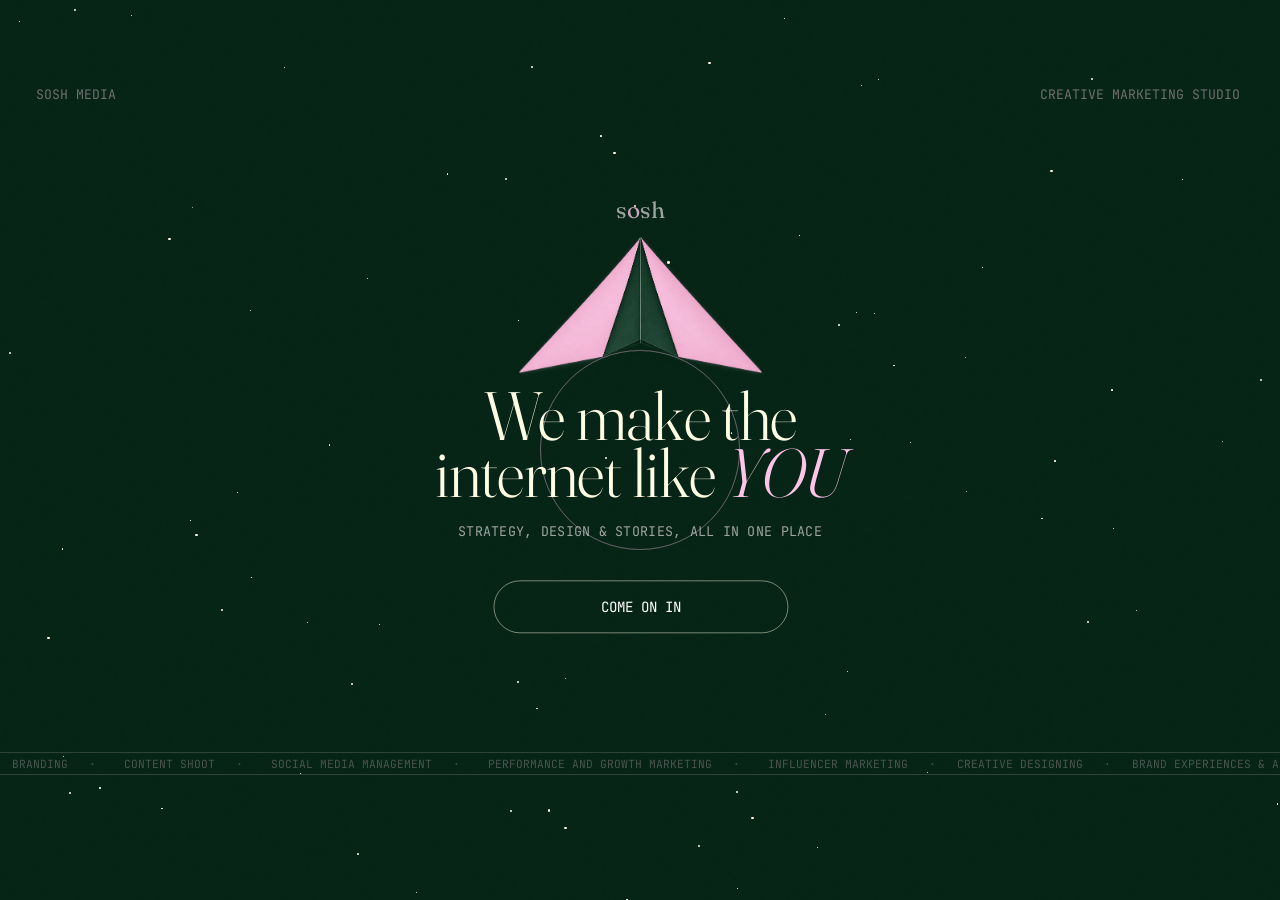
<file: index.html>
<!DOCTYPE html>
<html lang="en" data-fit>
<head>
<meta charset="UTF-8">
<meta name="viewport" content="width=device-width, initial-scale=1.0, viewport-fit=cover">
<meta name="theme-color" content="#052416">
<!-- painted before any file downloads, so slow connections never flash white -->
<style>html,body{background:#052416;margin:0}</style>
<title>intro | Sosh Media</title>
<link rel="icon" href="assets/img/logo.png">
<script src="js/units.js?v=119"></script>
<link rel="preconnect" href="https://fonts.googleapis.com">
<link rel="preconnect" href="https://fonts.gstatic.com" crossorigin>
<!-- non-blocking: the page draws immediately, fonts swap in when they arrive -->
<link rel="stylesheet" href="https://fonts.googleapis.com/css2?family=Caveat:wght@400;700&family=Fraunces:ital,opsz,wght@0,9..144,400;0,9..144,700;1,9..144,400;1,9..144,700&family=Inter:wght@300;400&family=JetBrains+Mono:wght@300;400;500&family=Wix+Madefor+Text:ital,wght@0,400;0,700;1,400;1,700&display=swap" media="print" onload="this.media='all'">
<noscript><link rel="stylesheet" href="https://fonts.googleapis.com/css2?family=Caveat:wght@400;700&family=Fraunces:ital,opsz,wght@0,9..144,400;0,9..144,700;1,9..144,400;1,9..144,700&family=Inter:wght@300;400&family=JetBrains+Mono:wght@300;400;500&family=Wix+Madefor+Text:ital,wght@0,400;0,700;1,400;1,700&display=swap"></noscript>
<link rel="stylesheet" href="css/fonts.css?v=119">
<link rel="stylesheet" href="css/intro.css?v=119">
</head>
<body>

<div id="gate">
  <div id="gate-stars"></div>
  <div class="pulse-wrap">
    <div class="gate-pulse"></div>
    <div class="gate-pulse"></div>
    <div class="gate-pulse"></div>
  </div>
</div>

<main class="intro"><div class="stage">
  <div class="corner tl">Sosh Media</div>
  <div class="corner tr">Creative Marketing Studio</div>

  <div class="intro-word reveal" style="--d:.1s">s<span>o</span>sh</div>
  <img class="intro-logo blur-in" src="assets/img/logo-intro.png" alt="">

  <h1 class="intro-tagline reveal" style="--d:.35s">We make the<br>internet like <em>YOU</em></h1>
  <p class="intro-sub reveal" style="--d:.6s">Strategy, Design &amp; Stories, all in one place</p>

  <a class="intro-enter reveal" style="--d:.85s" href="home.html"><span>Come on in</span></a>

  <div class="intro-marquee">
    <div class="track">
      <span>Branding &nbsp;&nbsp;·&nbsp;&nbsp;&nbsp; Content Shoot &nbsp;&nbsp;·&nbsp;&nbsp;&nbsp; Social Media Management &nbsp;&nbsp;·&nbsp;&nbsp;&nbsp; Performance and Growth Marketing &nbsp;&nbsp;·&nbsp;&nbsp;&nbsp; Influencer Marketing &nbsp;&nbsp;·&nbsp;&nbsp; Creative Designing &nbsp;&nbsp;·&nbsp;&nbsp; Brand Experiences &amp; Activation &nbsp;&nbsp;·&nbsp;&nbsp;&nbsp;</span>
      <span aria-hidden="true">Branding &nbsp;&nbsp;·&nbsp;&nbsp;&nbsp; Content Shoot &nbsp;&nbsp;·&nbsp;&nbsp;&nbsp; Social Media Management &nbsp;&nbsp;·&nbsp;&nbsp;&nbsp; Performance and Growth Marketing &nbsp;&nbsp;·&nbsp;&nbsp;&nbsp; Influencer Marketing &nbsp;&nbsp;·&nbsp;&nbsp; Creative Designing &nbsp;&nbsp;·&nbsp;&nbsp; Brand Experiences &amp; Activation &nbsp;&nbsp;·&nbsp;&nbsp;&nbsp;</span>
    </div>
  </div>
</div></main>

<script>
/* Stars — same generator as the original gate embed */
const starsEl = document.getElementById('gate-stars');
for (let i = 0; i < 80; i++) {
  const s = document.createElement('div');
  s.className = 'star';
  const sz = Math.random() * 2 + .5;
  s.style.cssText = `width:${sz}px;height:${sz}px;top:${Math.random()*100}%;left:${Math.random()*100}%;--d:${2+Math.random()*4}s;--delay:-${Math.random()*4}s;`;
  starsEl.appendChild(s);
}
/* reveal as soon as the page is ready: wait for the web fonts, but never more than ~1.2s, so a slow
   or blocked font download can't leave visitors looking at an empty green screen */
const reveal = () => document.body.classList.add('ready');
document.addEventListener('DOMContentLoaded', () => {
  const fontsReady = document.fonts && document.fonts.ready ? document.fonts.ready : Promise.resolve();
  Promise.race([fontsReady, new Promise(r => setTimeout(r, 1200))]).then(reveal);
});
window.addEventListener('load', reveal);

/* "Come on in": let the pink fill finish, then fade out and go to the landing page */
const enter = document.querySelector('.intro-enter');
enter.addEventListener('click', (e) => {
  if (e.metaKey || e.ctrlKey || e.shiftKey || e.button === 1) return;   /* new-tab clicks behave normally */
  e.preventDefault();
  if (enter.classList.contains('go')) return;
  const quick = matchMedia('(prefers-reduced-motion: reduce)').matches;
  enter.classList.add('go');
  setTimeout(() => document.body.classList.add('leaving'), quick ? 0 : 900);
  setTimeout(() => { location.href = enter.href; }, quick ? 150 : 1350);
});
/* coming back with the browser's back button: show the intro again, not the faded state */
window.addEventListener('pageshow', () => { enter.classList.remove('go'); document.body.classList.remove('leaving'); });
</script>
</body>
</html>
</file>
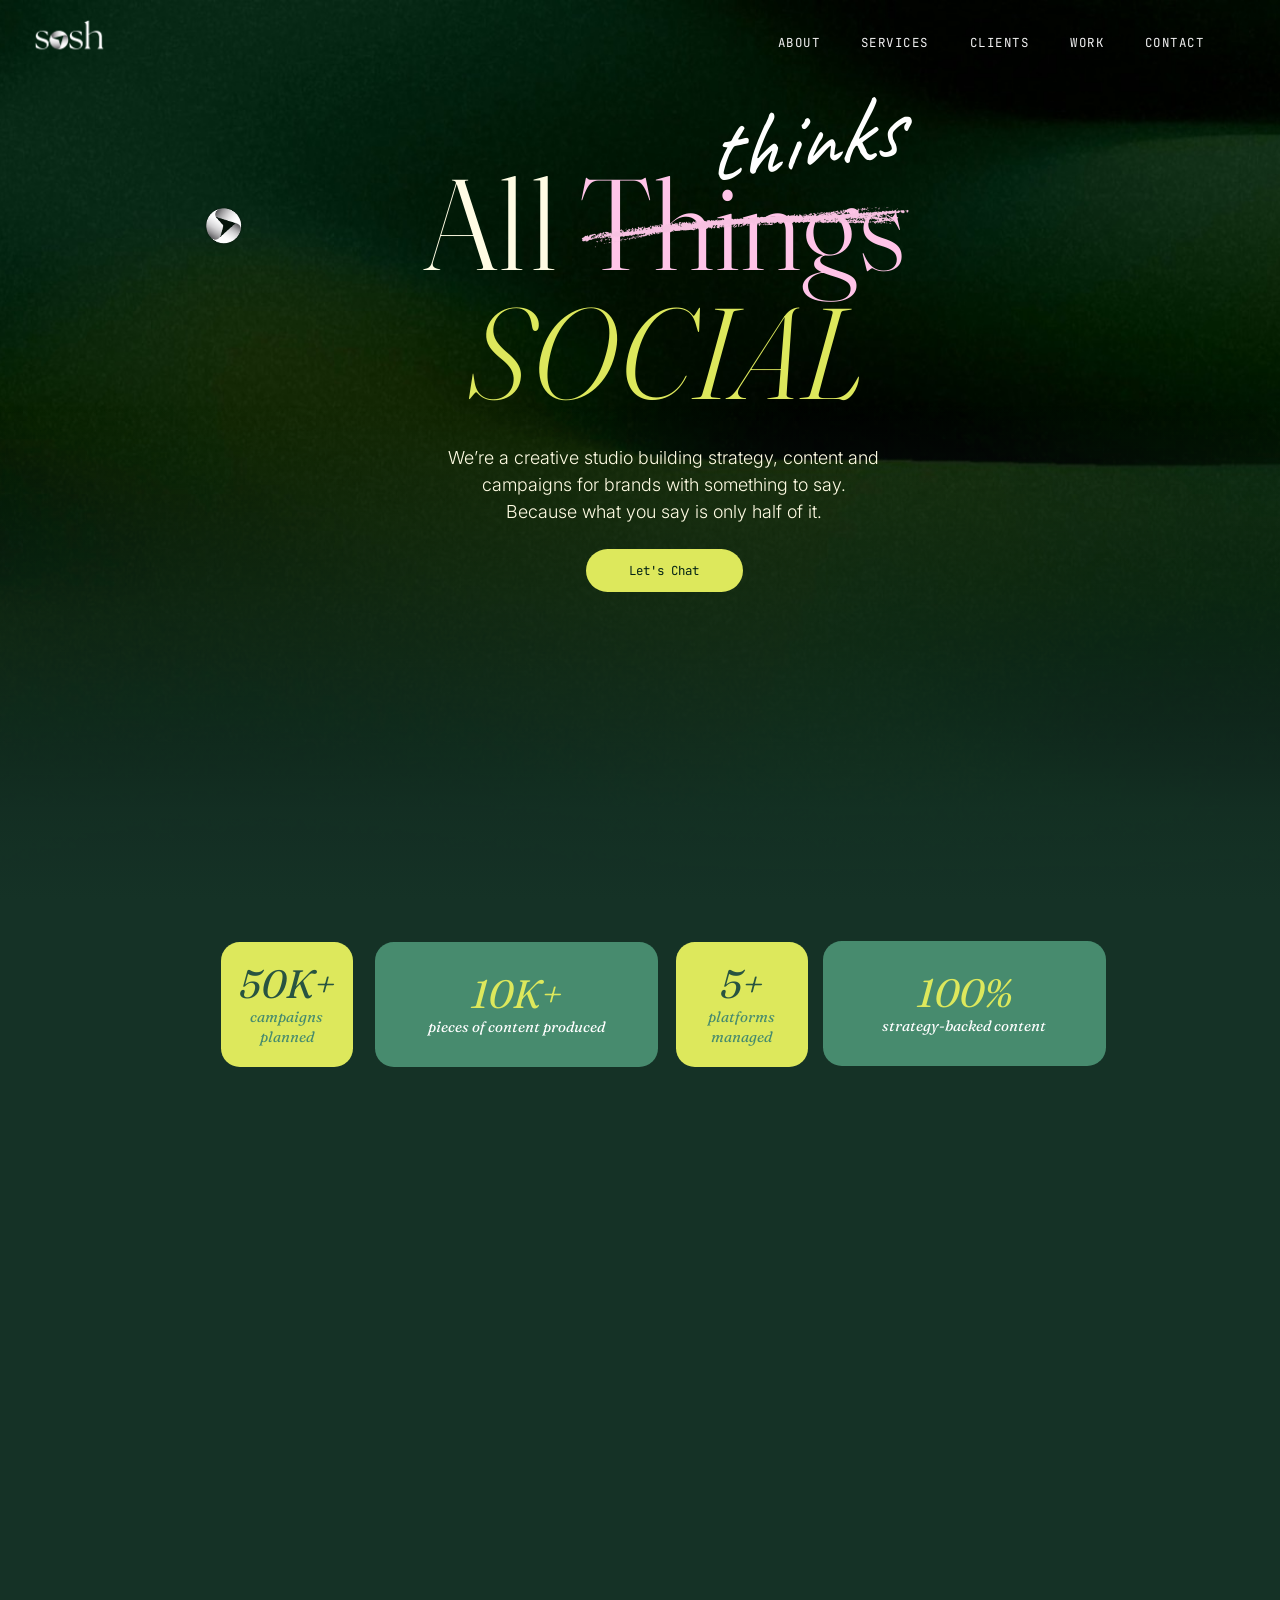
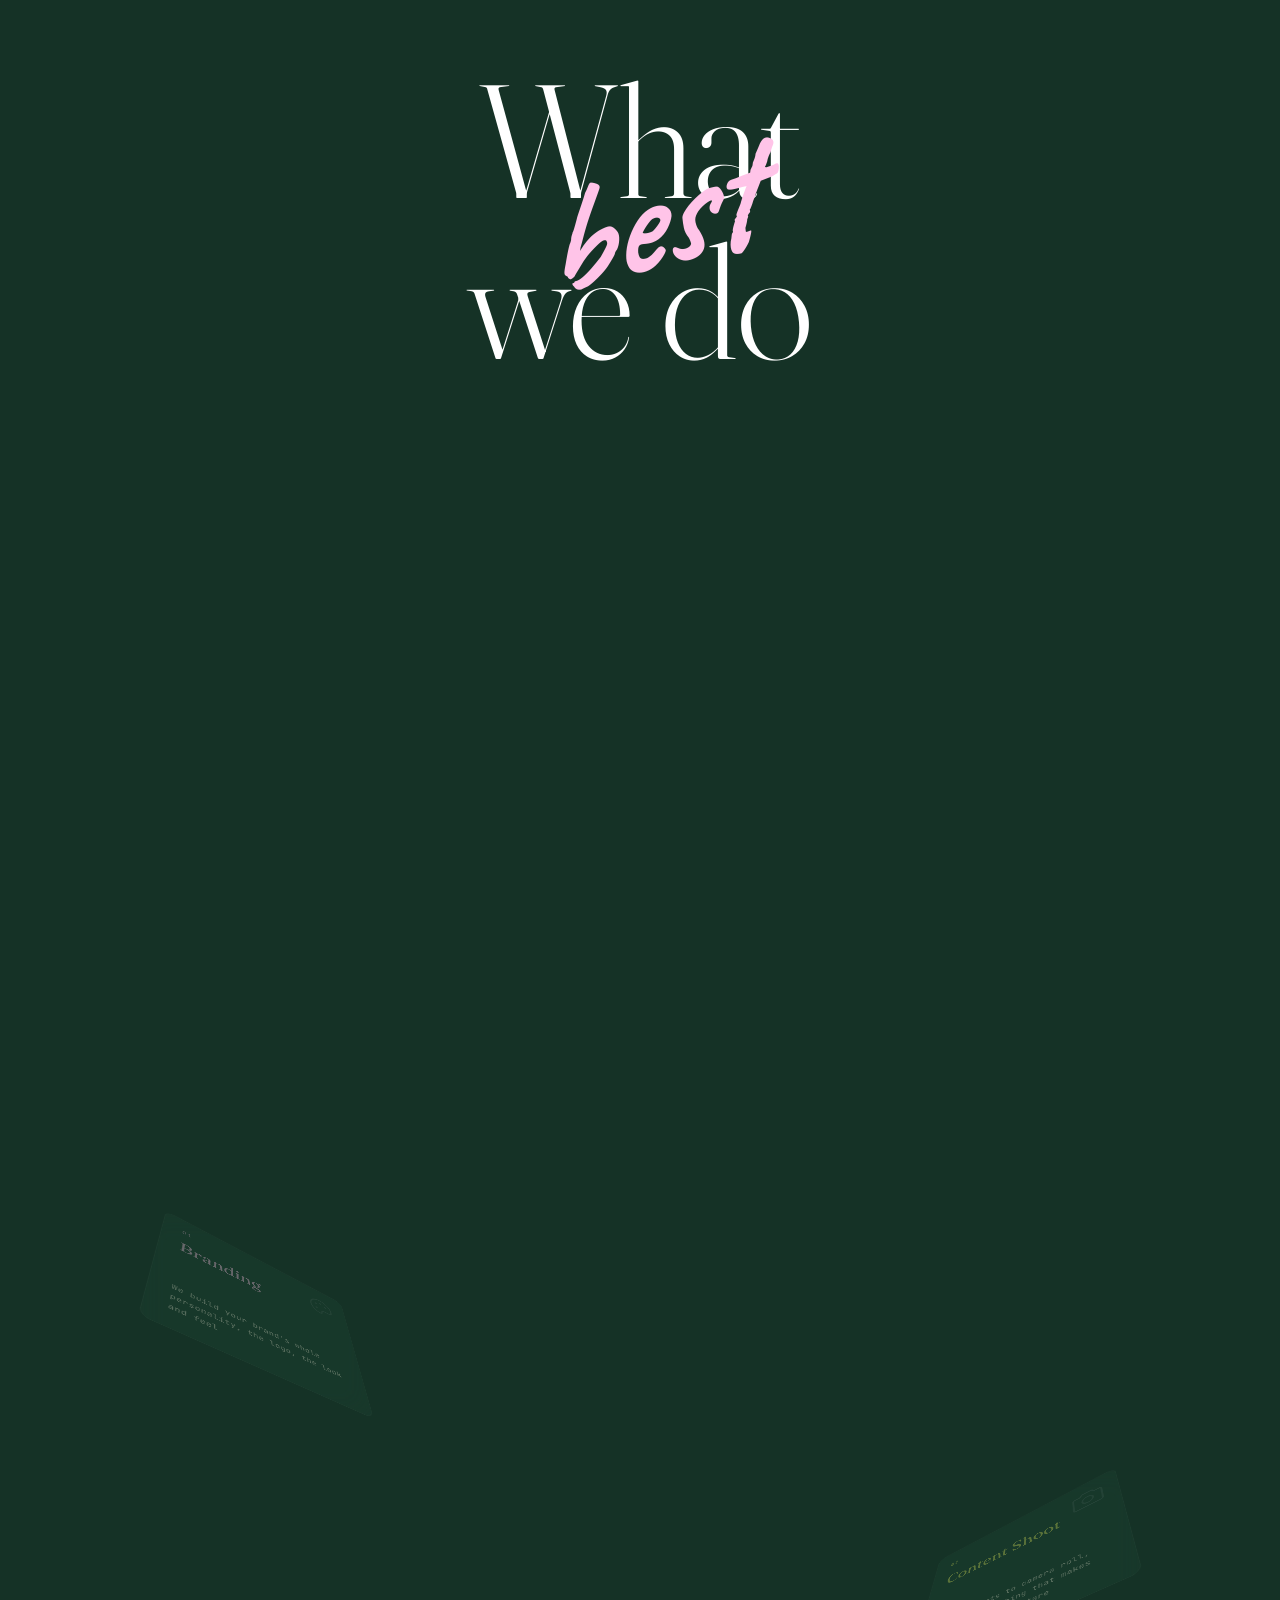
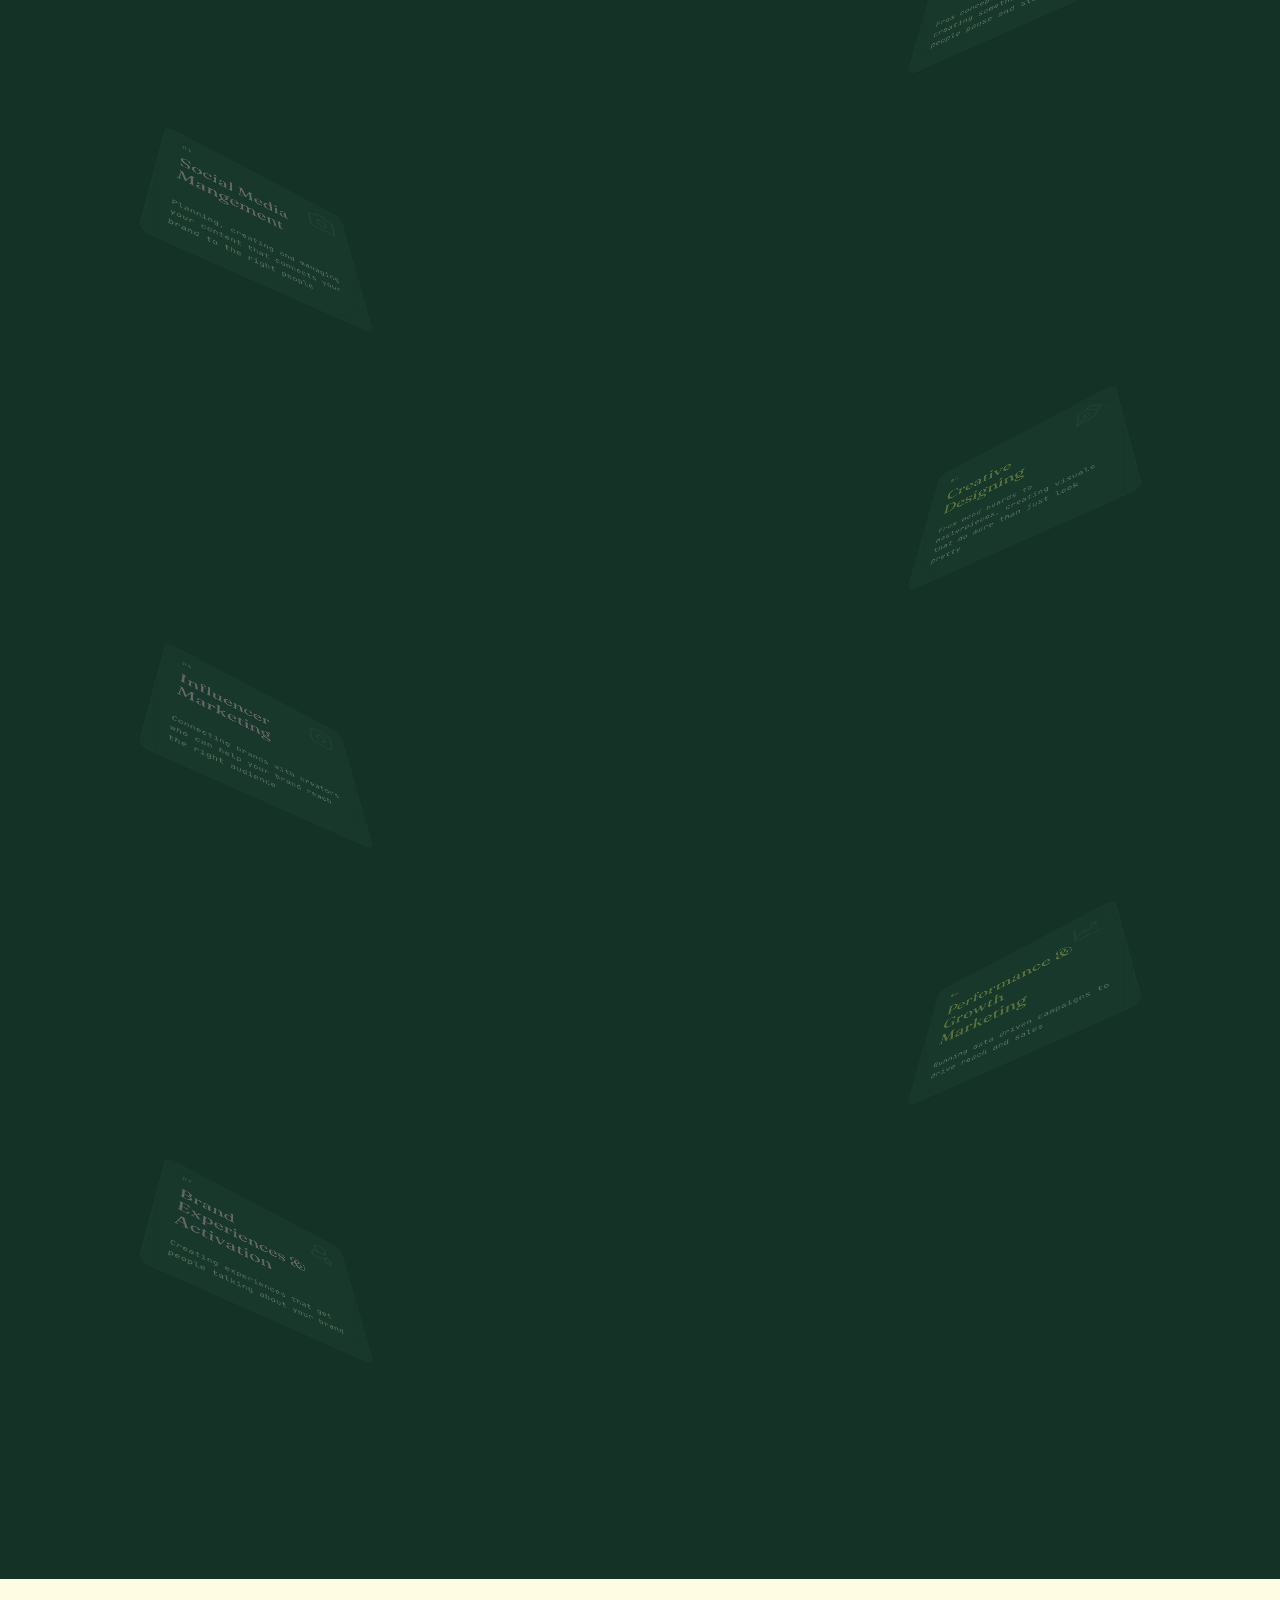
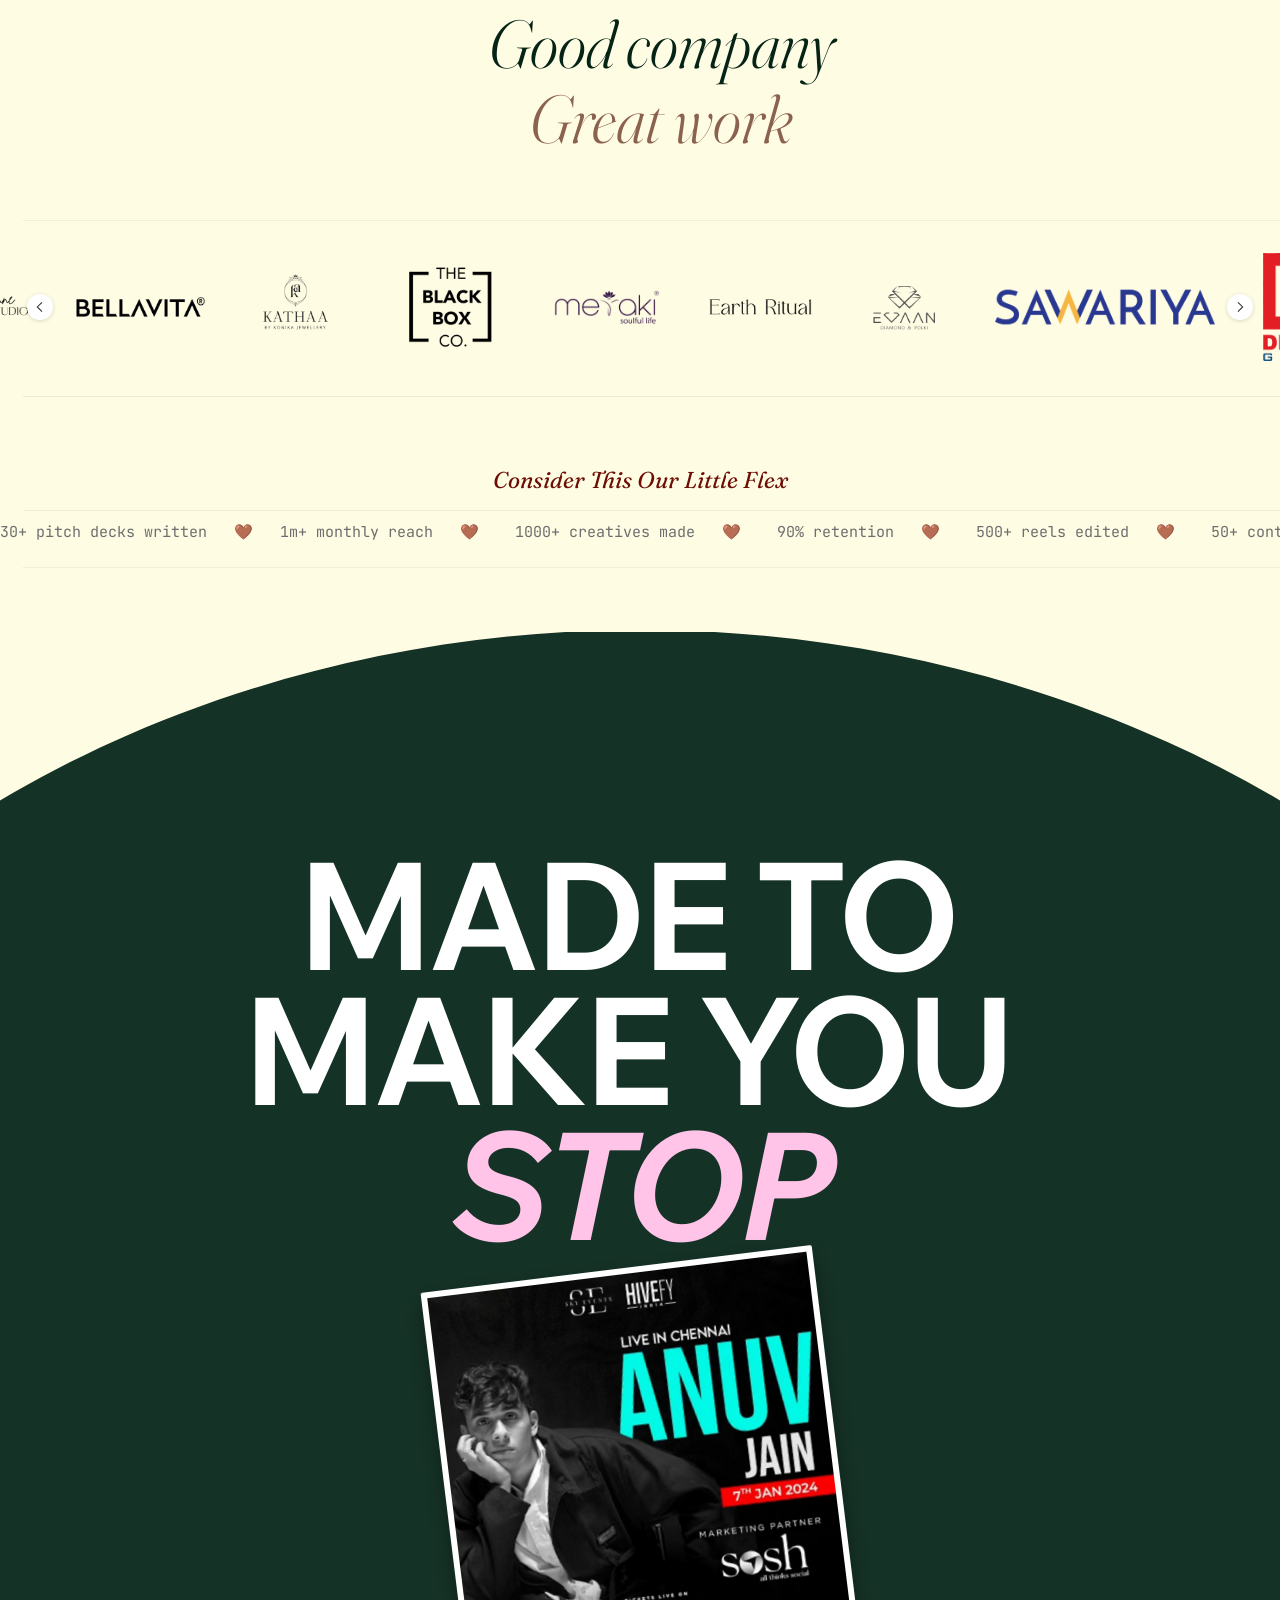
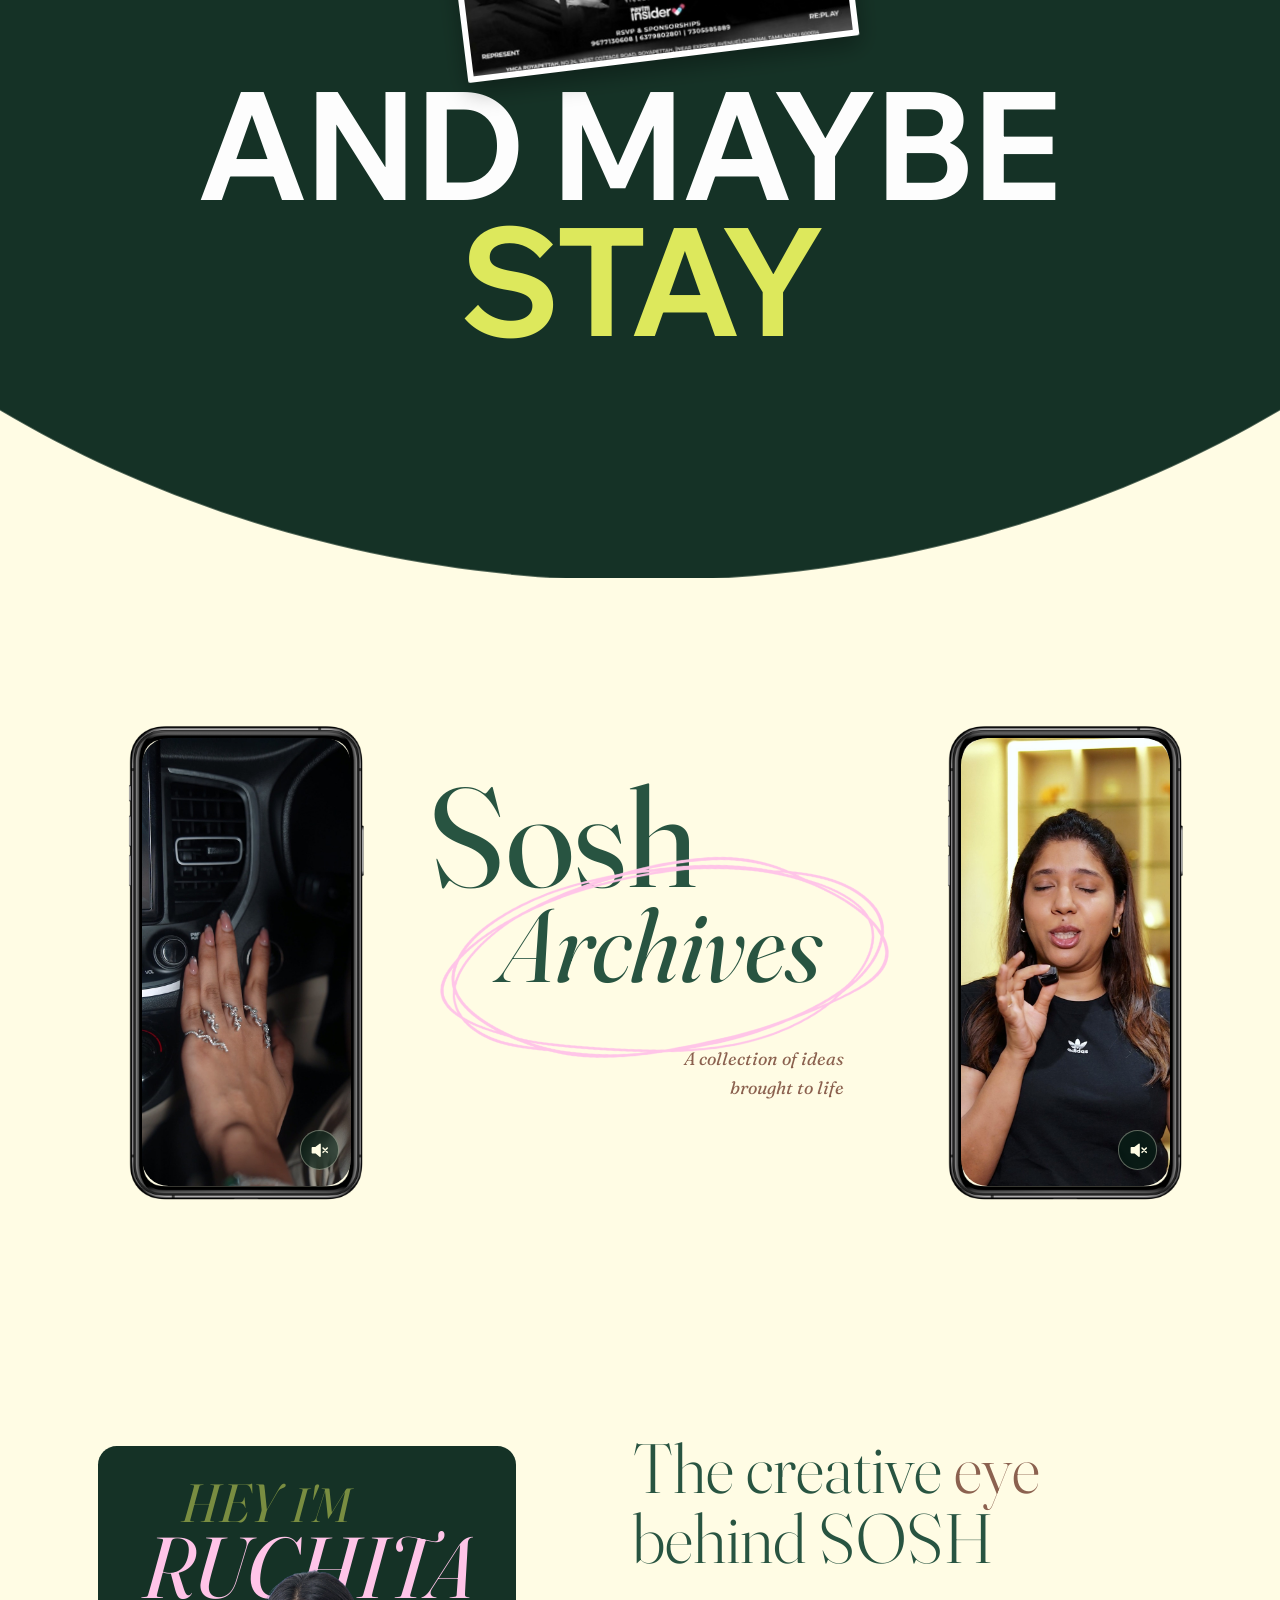
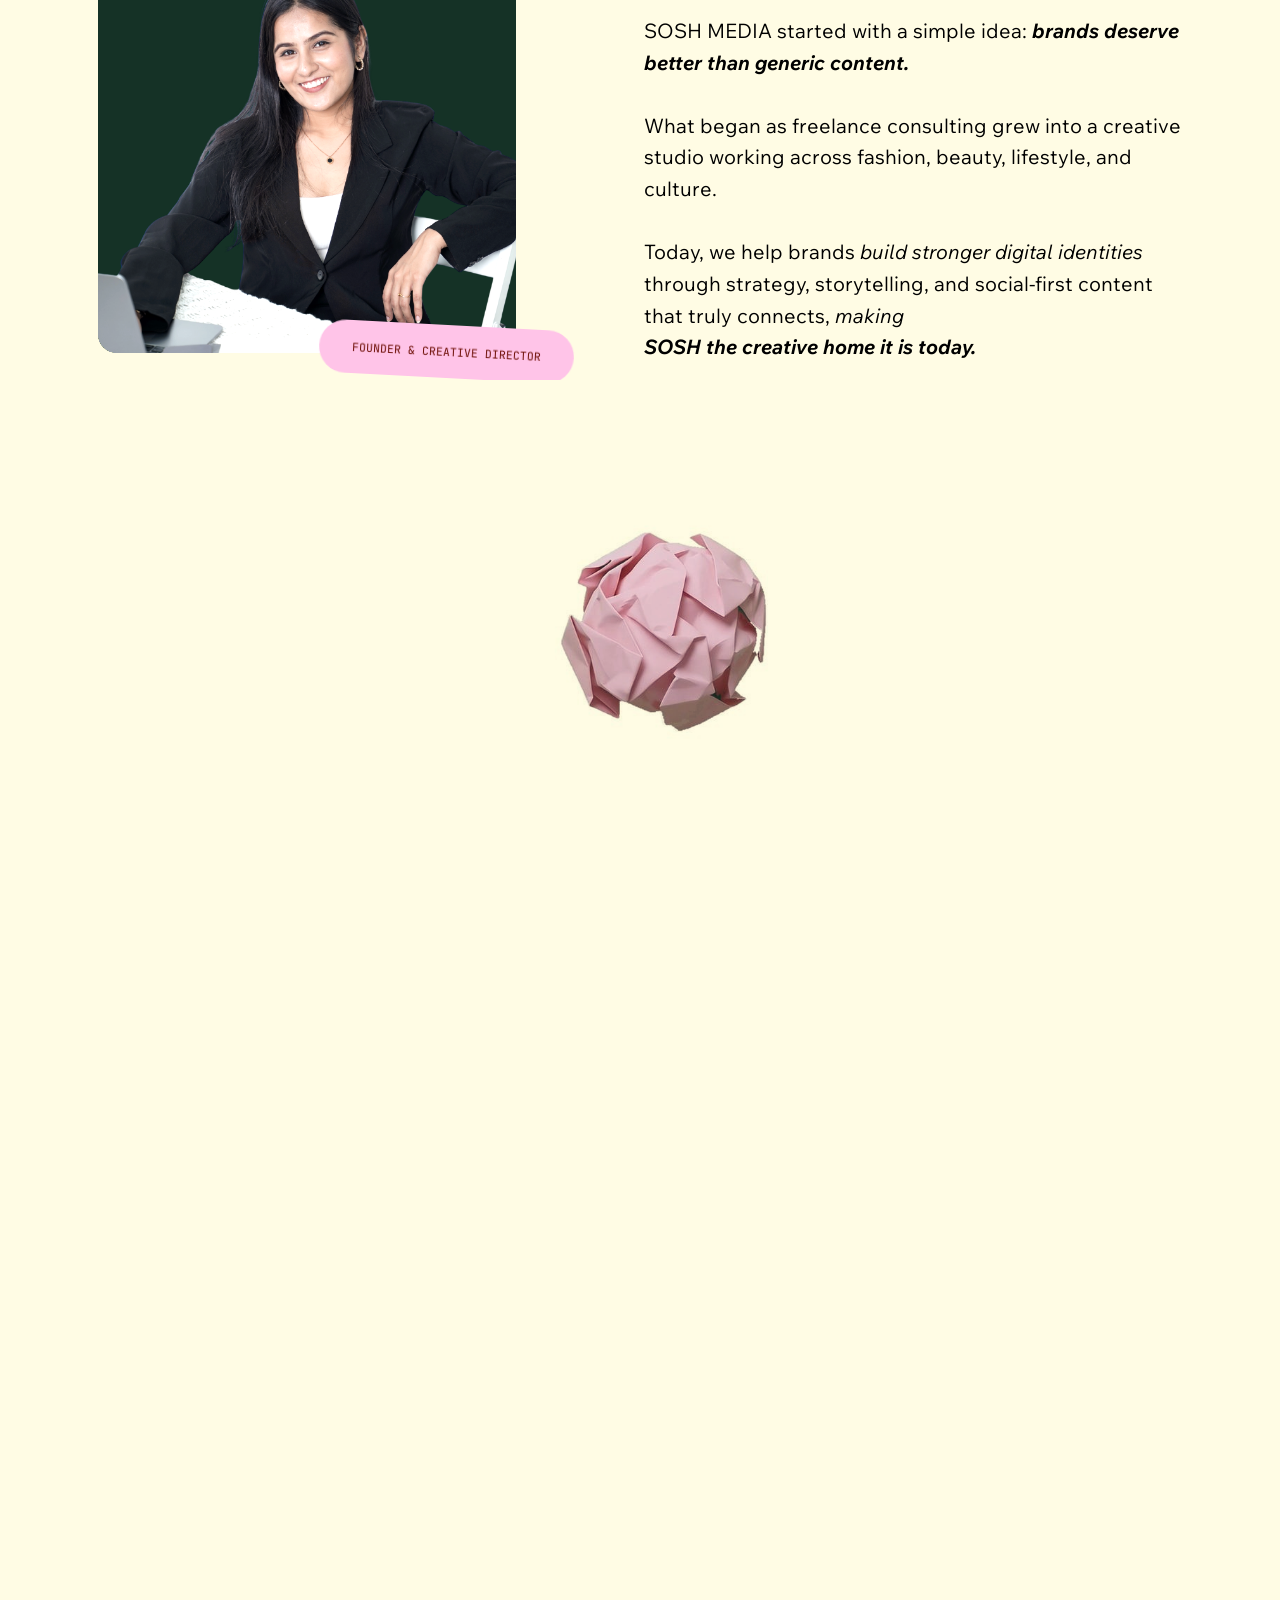
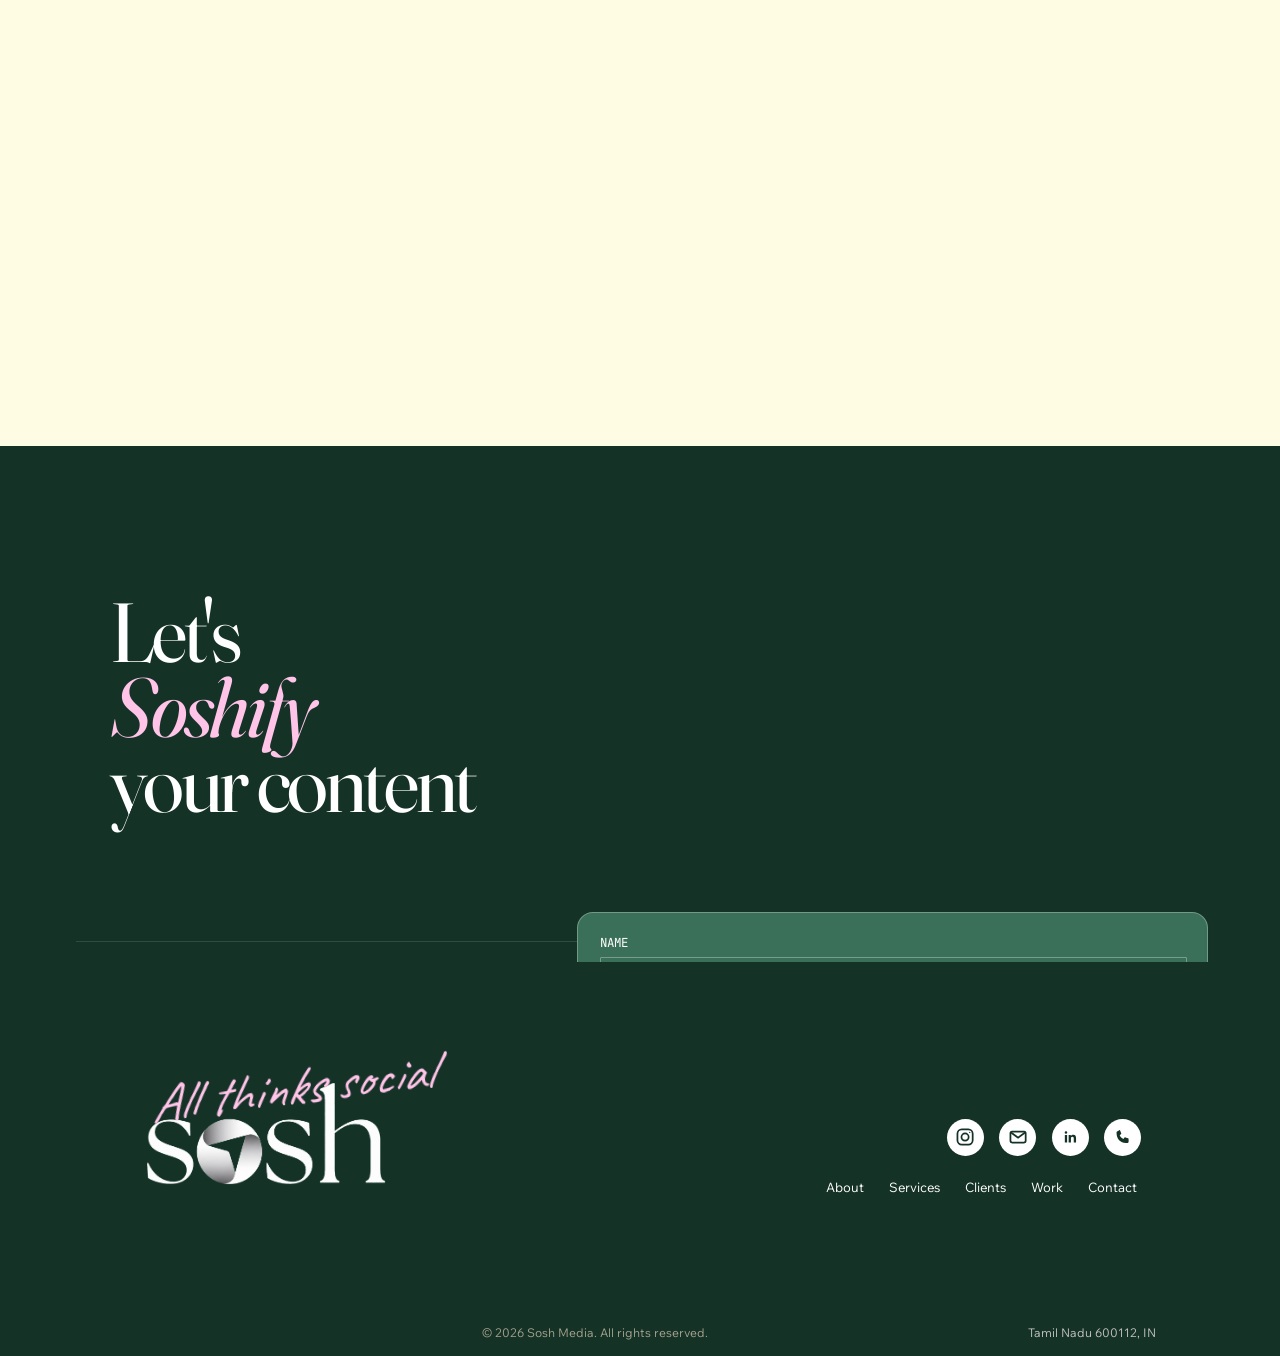
<file: home.html>
<!DOCTYPE html>
<html lang="en">
<head>
<meta charset="UTF-8">
<meta name="viewport" content="width=device-width, initial-scale=1.0, viewport-fit=cover">
<meta name="theme-color" content="#052416">
<!-- painted before any file downloads, so slow connections never flash white -->
<style>html{background:#052416}body{background:#153226;margin:0}</style>
<title>home | Sosh Media</title>
<link rel="icon" href="assets/img/logo.png">
<script src="js/units.js?v=119"></script>
<link rel="preload" as="image" href="assets/img/hero-poster.jpg">
<link rel="preload" as="image" href="assets/img/work/anuv.jpg">
<link rel="preconnect" href="https://fonts.googleapis.com">
<link rel="preconnect" href="https://fonts.gstatic.com" crossorigin>
<!-- non-blocking: the page draws immediately, fonts swap in when they arrive -->
<link rel="stylesheet" href="https://fonts.googleapis.com/css2?family=Caveat:wght@400;700&family=Fraunces:ital,opsz,wght@0,9..144,400;0,9..144,700;1,9..144,400;1,9..144,700&family=Inter:wght@300;400&family=JetBrains+Mono:wght@300;400;500&family=Wix+Madefor+Text:ital,wght@0,400;0,700;1,400;1,700&display=swap" media="print" onload="this.media='all'">
<noscript><link rel="stylesheet" href="https://fonts.googleapis.com/css2?family=Caveat:wght@400;700&family=Fraunces:ital,opsz,wght@0,9..144,400;0,9..144,700;1,9..144,400;1,9..144,700&family=Inter:wght@300;400&family=JetBrains+Mono:wght@300;400;500&family=Wix+Madefor+Text:ital,wght@0,400;0,700;1,400;1,700&display=swap"></noscript>
<link rel="stylesheet" href="css/fonts.css?v=119">
<link rel="stylesheet" href="css/home.css?v=119">
</head>
<body>

<!-- ═════════ HEADER ═════════ -->
<header id="header">
  <a class="logo" href="home.html"><img src="assets/img/logo.png" alt="Sosh Media"></a>
  <nav class="nav">
    <a href="#about">About</a>
    <a href="#services">Services</a>
    <a href="#clients">Clients</a>
    <a href="#work">Work</a>
    <a href="#contact">Contact</a>
  </nav>
  <button class="burger" aria-label="Open menu" aria-controls="mmenu" aria-expanded="false"><span></span><span></span><span></span></button>
</header>

<!-- ═════════ FULL-SCREEN MOBILE MENU ═════════ -->
<div class="mmenu" id="mmenu" aria-hidden="true">
  <button class="mmenu-close" aria-label="Close menu"><svg viewBox="0 0 20 20"><path d="M1 1l18 18M19 1L1 19"/></svg></button>
  <nav class="mmenu-nav">
    <a href="#about">About</a>
    <a href="#services">Services</a>
    <a href="#clients">Clients</a>
    <a href="#work">Work</a>
    <a href="#contact">Contact</a>
  </nav>
  <p class="mmenu-tag">Let's Soshialize</p>
</div>

<main>

<!-- ═════════ HERO ═════════ -->
<section class="hero" id="top">
  <video class="hero-video" src="assets/video/hero.mp4" poster="assets/img/hero-poster.jpg" autoplay muted loop playsinline preload="auto"></video>

  <h1 class="hero-title">
    <span class="l1">All <span class="pink">Things</span> </span>
    <span class="l2"><em>SOCIAL</em></span>
  </h1>
  <img class="hero-strike" src="assets/img/strike.png" alt="">
  <div class="hero-thinks">thinks</div>

  <p class="hero-copy">We’re a creative studio building strategy, content and campaigns for brands with something to say.<br>Because what you say is only half&nbsp;of&nbsp;it.</p>
  <a class="btn-lime hero-btn" href="#contact">Let's Chat</a>
</section>

<!-- ═════════ STATS ═════════ -->
<section class="stats" id="about">
  <div class="stat stat-a" data-scrub="statA">
    <div class="num">50K+</div><div class="lbl">campaigns planned</div>
  </div>
  <div class="stat stat-b" data-scrub="statB">
    <div class="num">10K+</div><div class="lbl">pieces of content produced</div>
  </div>
  <div class="stat stat-c" data-scrub="statC">
    <div class="num">5+</div><div class="lbl">platforms managed</div>
  </div>
  <div class="stat stat-d" data-scrub="statD">
    <div class="num">100%</div><div class="lbl">strategy-backed content</div>
  </div>

  <div class="stats-copy" data-scrub="fadeIn">
    <p>We've spent a few years figuring out what makes people <b><span class="pink">stop</span> <span class="pink">scrolling</span>.</b></p>
    <p>Turns out, it's not luck, it's ideas, strategy, &amp; a little obsession.</p>
    <div class="stats-stamp jello" style="--rz:-6deg">
      <svg viewBox="0 0 300 120" preserveAspectRatio="none" aria-hidden="true">
        <path d="M150 8C70 6 10 32 8 62s58 52 146 50 140-22 138-54S226 6 140 10" />
        <path d="M146 14C74 12 18 36 16 64s54 46 136 44 132-20 130-48S220 12 152 12" />
      </svg>
      <span>Turns out,<br>that's our thing</span>
    </div>
  </div>
</section>

<!-- ═════════ SERVICES ═════════ -->
<section class="services" id="services">
  <div class="services-bg" data-scrub="servicesBg"></div>
  <div class="services-wave"></div>
  <div class="services-pin">
    <div class="services-center">
      <div class="services-word">services</div>
      <div class="services-what" data-scrub="servicesFade">What<br>we do</div>
      <div class="services-best" data-scrub="servicesFade"><span>best</span></div>
    </div>
  </div>

  <div class="services-cards">
    <article class="svc c1 l" data-scrub="card">
      <span class="svc-num">01</span>
      <img class="ico" src="assets/img/icon-palette.png" alt="">
      <h3>Branding</h3>
      <p>We build your brand's whole personality, the logo, the look and feel</p>
    </article>
    <article class="svc c2 r" data-scrub="card">
      <span class="svc-num">02</span>
      <img class="ico" src="assets/img/icon-camera.png" alt="">
      <h3>Content Shoot</h3>
      <p>From concepts to camera roll, creating something that makes people pause and stare</p>
    </article>
    <article class="svc c3 l" data-scrub="card">
      <span class="svc-num">03</span>
      <img class="ico" src="assets/img/icon-camera.png" alt="">
      <h3>Social Media Mangement</h3>
      <p>Planning, creating and managing your content that connects your brand to the right people</p>
    </article>
    <article class="svc c4 r" data-scrub="card">
      <span class="svc-num">04</span>
      <img class="ico" src="assets/img/icon-pen.png" alt="">
      <h3>Creative Designing</h3>
      <p>From mood boards to masterpieces, creating visuals that do more than just look pretty</p>
    </article>
    <article class="svc c5 l" data-scrub="card">
      <span class="svc-num">05</span>
      <img class="ico" src="assets/img/icon-instagram.png" alt="">
      <h3>Influencer Marketing</h3>
      <p>Connecting brands with creators who can help your brand reach the right audience</p>
    </article>
    <article class="svc c6 r" data-scrub="card">
      <span class="svc-num">06</span>
      <img class="ico" src="assets/img/icon-chart.png" alt="">
      <h3>Performance &amp; Growth Marketing</h3>
      <p>Running data driven campaigns to drive reach and sales</p>
    </article>
    <article class="svc c7 l" data-scrub="card">
      <span class="svc-num">07</span>
      <img class="ico" src="assets/img/icon-user.png" alt="">
      <h3>Brand Experiences &amp; Activation</h3>
      <p>Creating experiences that get people talking about your brand</p>
    </article>
  </div>
</section>

<!-- ═════════ CLIENTS ═════════ -->
<section class="clients" id="clients">
  <h2 class="clients-title"><span>Good company</span><br><em>Great work</em></h2>
  <hr class="rule r1" style="top:calc(271*var(--u));opacity:.05">
  <div class="logo-slider">
    <button class="arrow prev" aria-label="Previous"><svg viewBox="0 0 24 24"><path d="M15 5l-7 7 7 7"/></svg></button>
    <div class="logo-track"></div>
    <button class="arrow next" aria-label="Next"><svg viewBox="0 0 24 24"><path d="M9 5l7 7-7 7"/></svg></button>
  </div>
  <hr class="rule r2" style="top:calc(469*var(--u));opacity:.07">
  <p class="flex-title">Consider This Our Little Flex</p>
  <hr class="rule r3" style="top:calc(597*var(--u));opacity:.05">
  <div class="flex-marquee"><div class="track">
    <span>30+ pitch decks written &nbsp;&nbsp;🤎&nbsp;&nbsp; 1m+ monthly reach &nbsp;&nbsp;🤎&nbsp;&nbsp;&nbsp; 1000+ creatives made &nbsp;&nbsp;🤎&nbsp;&nbsp;&nbsp; 90% retention &nbsp;&nbsp;🤎&nbsp;&nbsp;&nbsp; 500+ reels edited &nbsp;&nbsp;🤎&nbsp;&nbsp;&nbsp; 50+ content shoot &nbsp;&nbsp;🤎&nbsp;&nbsp;&nbsp; 100+ campaigns planned &nbsp;&nbsp;🤎&nbsp;&nbsp;&nbsp;</span>
    <span aria-hidden="true">30+ pitch decks written &nbsp;&nbsp;🤎&nbsp;&nbsp; 1m+ monthly reach &nbsp;&nbsp;🤎&nbsp;&nbsp;&nbsp; 1000+ creatives made &nbsp;&nbsp;🤎&nbsp;&nbsp;&nbsp; 90% retention &nbsp;&nbsp;🤎&nbsp;&nbsp;&nbsp; 500+ reels edited &nbsp;&nbsp;🤎&nbsp;&nbsp;&nbsp; 50+ content shoot &nbsp;&nbsp;🤎&nbsp;&nbsp;&nbsp; 100+ campaigns planned &nbsp;&nbsp;🤎&nbsp;&nbsp;&nbsp;</span>
  </div></div>
  <hr class="rule r4" style="top:calc(662*var(--u));opacity:.05">
</section>

<!-- ═════════ STOP / STAY ═════════ -->
<section class="stop" id="work">
  <div class="arc arc-top"></div>
  <h2 class="stop-text">MADE TO&nbsp;<br>MAKE YOU&nbsp;<br><em>STOP</em></h2>
  <div class="stop-video work-deck" aria-label="A selection of our work">
    <img class="deck-card" src="assets/img/work/anuv.jpg" alt="Anuv Jain live in Chennai campaign">
  </div>
  <h2 class="stay-text">AND MAYBE&nbsp;<br><span>STAY</span></h2>
  <div class="arc arc-bottom"></div>
</section>

<!-- ═════════ ARCHIVES ═════════ -->
<section class="archives">
  <div class="phone" style="left:calc(114*var(--u));top:calc(150*var(--u))">
    <video src="assets/video/phone1.mp4" poster="assets/img/phone1-poster.jpg" autoplay muted loop playsinline preload="auto"></video>
    <img src="assets/img/iphone-frame.png" alt="">
    <button class="reel-sound" type="button" aria-label="Turn sound on" aria-pressed="false"><svg viewBox="0 0 24 24" aria-hidden="true"><path class="spk" d="M4 9h4l5-4v14l-5-4H4z"/><path class="off" d="M16.5 9.5l5 5M21.5 9.5l-5 5"/><path class="on" d="M16 8.5a5 5 0 0 1 0 7M18.6 6a8.5 8.5 0 0 1 0 12"/></svg></button>
  </div>
  <div class="arch-sosh">Sosh</div>
  <img class="arch-circle jello" style="--rz:-5deg" src="assets/img/circle-scribble.png" alt="">
  <div class="arch-archives">Archives</div>
  <p class="arch-sub">A collection of ideas brought to life</p>
  <div class="phone" style="left:calc(1035*var(--u));top:calc(150*var(--u))">
    <video src="assets/video/phone2.mp4" poster="assets/img/phone2-poster.jpg" autoplay muted loop playsinline preload="auto"></video>
    <img src="assets/img/iphone-frame.png" alt="">
    <button class="reel-sound" type="button" aria-label="Turn sound on" aria-pressed="false"><svg viewBox="0 0 24 24" aria-hidden="true"><path class="spk" d="M4 9h4l5-4v14l-5-4H4z"/><path class="off" d="M16.5 9.5l5 5M21.5 9.5l-5 5"/><path class="on" d="M16 8.5a5 5 0 0 1 0 7M18.6 6a8.5 8.5 0 0 1 0 12"/></svg></button>
  </div>
</section>

<!-- ═════════ FOUNDER ═════════ -->
<section class="founder">
  <div class="founder-card">
    <img class="founder-img" src="assets/img/founder.png" alt="Ruchita, Founder &amp; Creative Director">
    <div class="f-hey">Hey</div>
    <div class="f-im">I'm</div>
    <div class="f-name">Ruchita</div>
  </div>
  <div class="founder-pill">Founder &amp; Creative Director</div>

  <h2 class="founder-title">The creative <span>eye</span><br>behind SOSH</h2>
  <div class="founder-copy">
    <p>SOSH MEDIA started with a simple idea: <b><i>brands deserve better than generic content.</i></b></p>
    <p>What began as freelance consulting grew into a creative studio working across fashion, beauty, lifestyle, and culture.</p>
    <p>Today, we help brands <i>build stronger digital identities</i> through strategy, storytelling, and social-first content that truly connects, <i>making</i><br><b><i>SOSH the creative home it is today.</i></b></p>
  </div>
</section>

<!-- ═════════ STICKY NOTE (scroll-scrubbed frames) ═════════ -->
<section class="note">
  <div class="note-scroll">
    <div class="note-sticky"><canvas id="noteCanvas"></canvas></div>
  </div>
  <div class="note-mask left"></div>
  <div class="note-mask right"></div>
</section>

<!-- ═════════ CONTACT ═════════ -->
<section class="contact" id="contact">
  <h2 class="contact-title">Let's<br><em>Soshify</em><br>your content</h2>
  <div class="form-wrap" data-scrub="slideUp">
    <form class="form" id="contactForm" novalidate>
      <label style="left:calc(25*var(--u));top:calc(25*var(--u))">NAME</label>
      <input style="left:calc(25*var(--u));top:calc(50*var(--u));width:calc(660*var(--u))" name="name" autocomplete="name" placeholder="What should we call you?" required>
      <label style="left:calc(25*var(--u));top:calc(113*var(--u))">EMAIL</label>
      <input type="email" style="left:calc(25*var(--u));top:calc(138*var(--u));width:calc(318*var(--u))" name="email" autocomplete="email" placeholder="Swear we won't spam!" required>
      <label style="left:calc(367*var(--u));top:calc(113*var(--u))">PERSONAL OR BRAND</label>
      <input style="left:calc(367*var(--u));top:calc(138*var(--u));width:calc(318*var(--u))" name="brand" placeholder="Who are we stalking?">
      <label style="left:calc(25*var(--u));top:calc(201*var(--u))">TELL US YOUR WORST SOCIAL MEDIA PROBLEM</label>
      <textarea name="problem" style="left:calc(25*var(--u));top:calc(226*var(--u));width:calc(660*var(--u))" placeholder="We've heard worse. Promise!"></textarea>
      <button type="submit">SEND</button>
      <div class="hp" aria-hidden="true"><input name="website" tabindex="-1" autocomplete="off"></div>
    </form>
  </div>
</section>

<div class="footer-rule"><hr></div>

<!-- ═════════ FOOTER ═════════ -->
<footer class="footer">
  <div class="f-tag" data-scrub="fadeOut">All thinks social</div>
  <img class="f-logo" src="assets/img/logo.png" alt="sosh">
  <div class="f-social">
    <a href="https://www.instagram.com/soshmedia_/" target="_blank" rel="noopener" aria-label="Instagram"><svg viewBox="0 0 24 24"><rect x="5" y="5" width="14" height="14" rx="4"/><circle cx="12" cy="12" r="3.3"/><circle cx="16.3" cy="7.7" r=".6" class="fill"/></svg></a>
    <a href="mailto:sosh.mediaa@gmail.com" aria-label="Email"><svg viewBox="0 0 24 24"><rect x="5" y="7" width="14" height="10" rx="1.5"/><path d="M5.5 7.8 12 12.6l6.5-4.8"/></svg></a>
    <a href="https://www.linkedin.com/company/sosh-media/" target="_blank" rel="noopener" aria-label="LinkedIn"><svg viewBox="0 0 24 24"><path class="fill" d="M7.2 10h2.1v7H7.2zM8.25 6.6a1.2 1.2 0 1 1 0 2.4 1.2 1.2 0 0 1 0-2.4zM10.7 10h2v1c.3-.6 1.1-1.2 2.2-1.2 2.2 0 2.6 1.4 2.6 3.3V17h-2.1v-3.4c0-.8 0-1.9-1.2-1.9s-1.4.9-1.4 1.8V17h-2.1z"/></svg></a>
    <a href="tel:+919841052537" aria-label="Phone"><svg viewBox="0 0 24 24"><path class="fill" d="M8.6 5.5c.4 0 .7.2.8.6l.9 2.3c.1.4 0 .8-.3 1l-1.1.9c.7 1.5 1.9 2.7 3.4 3.4l.9-1.1c.3-.3.7-.4 1-.3l2.3.9c.4.1.6.5.6.8v2c0 .9-.7 1.5-1.6 1.5C10 18 6 14 6 8.1c0-.9.6-1.6 1.5-1.6z"/></svg></a>
  </div>
  <nav class="f-nav">
    <a href="#about">About</a><a href="#services">Services</a><a href="#clients">Clients</a><a href="#work">Work</a><a href="#contact">Contact</a>
  </nav>
  <p class="f-copy">© 2026 Sosh Media. All rights reserved.</p>
  <p class="f-addr">Tamil Nadu 600112, IN</p>
</footer>

</main>

<script src="js/vendor/lenis.min.js"></script>
<script src="js/plane.js?v=119"></script>
<script src="js/home.js?v=119"></script>
<script src="js/form.js?v=119"></script>
</body>
</html>
</file>
<file: css/fonts.css>
/* Google Fonts are loaded from <head> without blocking the page (see index.html / home.html) */

/* Fraunces 120pt Light — the exact cuts the original Wix site serves */
@font-face{font-family:"Fraunces120";font-style:normal;font-weight:400;font-display:swap;src:url("../assets/fonts/fraunces120-light.woff2") format("woff2")}
@font-face{font-family:"Fraunces120";font-style:italic;font-weight:400;font-display:swap;src:url("../assets/fonts/fraunces120-light-italic.woff2") format("woff2")}
@font-face{font-family:"Fraunces120";font-style:normal;font-weight:700;font-display:swap;src:url("../assets/fonts/fraunces120-bold.woff2") format("woff2")}
@font-face{font-family:"Fraunces120";font-style:italic;font-weight:700;font-display:swap;src:url("../assets/fonts/fraunces120-bold-italic.woff2") format("woff2")}
</file>
<file: css/intro.css>
*{margin:0;padding:0;box-sizing:border-box}
:root{
  --u:calc(100vw / 1440);
  --cream:#FFFCE4;
  --pitch:#052416;
  --blush:#FFC4E8;
  --acid:#DDE85C;
  --grey:#6E6E6E;
}
html,body{height:100%;overflow:hidden;background:var(--pitch)}
body{color:var(--cream);font-family:"JetBrains Mono",monospace;-webkit-font-smoothing:antialiased}

/* grain */
body::before{
  content:'';position:fixed;inset:0;z-index:9999;pointer-events:none;opacity:.03;mix-blend-mode:overlay;
  background-image:url("data:image/svg+xml,%3Csvg viewBox='0 0 200 200' xmlns='http://www.w3.org/2000/svg'%3E%3Cfilter id='n'%3E%3CfeTurbulence type='fractalNoise' baseFrequency='0.85' numOctaves='4' stitchTiles='stitch'/%3E%3C/filter%3E%3Crect width='100%25' height='100%25' filter='url(%23n)' opacity='1'/%3E%3C/svg%3E");
}

/* ── GATE (dark starfield) ── */
/* green from the first paint; only the stars/pulses fade in */
#gate{position:fixed;inset:0;background:var(--pitch);overflow:hidden}
#gate > *{opacity:0;transition:opacity 1.2s ease 1.4s}
.ready #gate > *{opacity:1}
#gate-stars{position:absolute;inset:0}
.star{position:absolute;background:var(--cream);border-radius:50%;animation:twinkle var(--d,3s) ease-in-out infinite var(--delay,0s)}
@keyframes twinkle{0%,100%{opacity:.1;transform:scale(1)}50%{opacity:.6;transform:scale(1.3)}}
.pulse-wrap{position:absolute;inset:0;display:flex;align-items:center;justify-content:center;pointer-events:none}
.gate-pulse{position:absolute;width:200px;height:200px;border:1px solid rgba(255,196,232,.15);border-radius:50%;animation:pulse-ring 3s ease-out infinite}
.gate-pulse:nth-child(2){animation-delay:1s}
.gate-pulse:nth-child(3){animation-delay:2s}
@keyframes pulse-ring{0%{transform:scale(.5);opacity:.8}100%{transform:scale(4);opacity:0}}

/* ── CONTENT ── */
.intro{position:relative;z-index:2;height:100vh;height:100dvh;width:100%;overflow:hidden}
/* the 1440×900 design, scaled to fit and centred in the window */
.stage{position:absolute;left:50%;top:50%;width:calc(1440*var(--u));height:calc(900*var(--u));transform:translate(-50%,-50%);--off:calc((1440*var(--u) - 100vw) / 2)}
.stage > *{position:absolute}

.corner{top:calc(41*var(--u));font-size:calc(14.82*var(--u));color:var(--grey);text-transform:uppercase;line-height:1.3}
.corner{font-size:max(10px,calc(14.82*var(--u)))}
.corner.tl{left:calc(var(--off) + 41*var(--u))}
.corner.tr{right:calc(var(--off) + 45*var(--u))}

.intro-word{left:0;right:0;top:calc(105*var(--u));text-align:center;font-family:"Fraunces",serif;font-size:calc(25.7*var(--u));color:#C2C2C2;opacity:.8;line-height:calc(33*var(--u))}
.intro-word span{color:var(--blush)}

.intro-logo{left:calc(589*var(--u));top:calc(138*var(--u));width:calc(273*var(--u));height:calc(182*var(--u));object-fit:cover;animation:breathe 5s linear infinite}

.intro-tagline{left:0;right:0;top:calc(320*var(--u));text-align:center;font-family:"Fraunces120",serif;font-weight:400;font-size:calc(76.9*var(--u));line-height:calc(64*var(--u));color:var(--cream);letter-spacing:-.01em}
.intro-tagline em{color:var(--blush)}

.intro-sub{left:0;right:0;top:calc(471*var(--u));text-align:center;font-size:calc(15*var(--u));color:#C2C2C2;opacity:.8;text-transform:uppercase;letter-spacing:.02em}

.intro-enter{left:calc(559*var(--u));top:calc(537*var(--u));width:calc(332*var(--u));height:calc(59*var(--u));display:flex;align-items:center;justify-content:center;
  border:1px solid rgba(255,252,228,.45);border-radius:100px;color:#fff;text-decoration:none;font-size:calc(15.9*var(--u));text-transform:uppercase;overflow:hidden;transition:border-color .3s}
.intro-enter::before{content:'';position:absolute;inset:0;background:var(--blush);transform:scaleX(0);transform-origin:left;transition:transform .5s cubic-bezier(.76,0,.24,1);border-radius:100px}
.intro-enter span{position:relative;z-index:1;transition:color .3s}
.intro-enter:hover{border-color:var(--blush)}
.intro-enter:hover::before{transform:scaleX(1)}
.intro-enter:hover span{color:var(--pitch)}
/* on click: play the full pink fill, hold, then fade the page out before going to home.html */
.intro-enter.go{border-color:var(--blush)}
.intro-enter.go::before{transform:scaleX(1);transition-duration:.7s}
.intro-enter.go span{color:var(--pitch)}
body{transition:opacity .45s ease}
body.leaving{opacity:0}

.intro-marquee{left:var(--off);right:var(--off);top:calc(790*var(--u));height:calc(26*var(--u));overflow:hidden;
  border-top:1px solid rgba(110,110,110,.4);border-bottom:1px solid rgba(110,110,110,.4);display:flex;align-items:center}
.intro-marquee .track{display:flex;white-space:nowrap;animation:marquee 38s linear infinite;opacity:.65}
.intro-marquee span{font-size:max(10px,calc(12.7*var(--u)));color:var(--grey);text-transform:uppercase;padding-left:calc(14*var(--u))}
@keyframes marquee{to{transform:translateX(-50%)}}

@keyframes breathe{0%{transform:translate3d(0,0,0)}25%{transform:translate3d(0,25px,0)}75%{transform:translate3d(0,-25px,0)}100%{transform:translate3d(0,0,0)}}

/* entrance */
.reveal{opacity:0;transition:opacity 1.2s ease var(--d,0s)}
.intro-word.reveal{transition-duration:1.2s}
.ready .reveal{opacity:1}
.ready .intro-word.reveal{opacity:.8}
.ready .intro-sub.reveal{opacity:.8}
.blur-in{filter:blur(18px);opacity:0;transition:filter 1.6s ease, opacity 1.2s ease}
.ready .blur-in{filter:blur(0);opacity:1}

.corner.tl{margin-left:env(safe-area-inset-left,0px)}
.corner.tr{margin-right:env(safe-area-inset-right,0px)}
@media (orientation:portrait) and (max-width:1100px){
  :root{--u:calc(100vw / 380)}
  .stage{position:absolute;inset:0;left:0;top:0;width:100%;height:100%;transform:none;--off:0px}
  .corner{top:calc(20*var(--u));font-size:calc(10*var(--u))}
  .corner.tl{left:16px}.corner.tr{right:16px}
  .intro-word{top:calc(50svh - 230*var(--u));font-size:calc(20*var(--u));line-height:calc(26*var(--u))}
  .intro-logo{left:50%;top:calc(50svh - 196*var(--u));width:calc(170*var(--u));height:calc(113*var(--u));margin-left:calc(-85*var(--u))}
  .intro-tagline{top:calc(50svh - 70*var(--u));font-size:calc(44*var(--u));line-height:calc(40*var(--u));padding:0 16px}
  .intro-sub{top:calc(50svh + 25*var(--u));font-size:calc(10*var(--u));padding:0 16px}
  .intro-enter{left:50%;top:calc(50svh + 65*var(--u));width:calc(240*var(--u));height:calc(48*var(--u));margin-left:calc(-120*var(--u));font-size:calc(13*var(--u))}
  .intro-marquee{top:calc(50svh + 298*var(--u));bottom:auto;height:calc(24*var(--u))}   /* button ends at 50svh+113u → 185u gap, sits lower on phones */
  .intro-marquee span{font-size:calc(11*var(--u));padding-left:14px}
}
/* upright iPads: the intro is scaled up to 2× for bigger type, but the button and the scroller
   should keep the same real size and spacing as on laptop/phone (≈300×60px button, ≈120px gap) */
@media (orientation:portrait) and (min-width:768px) and (max-width:1100px){
  .intro-enter{width:calc(150*var(--u));height:calc(30*var(--u));margin-left:calc(-75*var(--u));font-size:calc(8.5*var(--u))}
  .intro-marquee{top:calc(50svh + 190*var(--u));height:calc(18*var(--u))}   /* button ends at 50svh+95u → 95u ≈ 190px gap */
  .intro-marquee span{font-size:calc(8*var(--u))}
  /* corner labels at their laptop size (~14px), with an even 32px inset from the edges */
  .corner{top:calc(16*var(--u));font-size:calc(7*var(--u));letter-spacing:.06em}
  .corner.tl{left:32px}.corner.tr{right:32px}
}
/* centre the logo → button block on screen (it sat high, with a big gap above the scroller) */
.intro-word,.intro-tagline,.intro-sub{translate:0 var(--dy,0px)}
.intro-logo{translate:calc(-5*var(--u)) var(--dy,0px)}      /* logo + button were a few px right of centre */
.intro-enter{translate:calc(-4*var(--u)) var(--dy,0px)}
:root{--dy:calc(60*var(--u))}
@media (orientation:portrait) and (max-width:1100px){
  :root{--dy:calc(40*var(--u))}
  .intro-logo,.intro-enter{translate:0 var(--dy)}
}
@media (orientation:portrait) and (min-width:768px) and (max-width:1100px){ :root{--dy:calc(35*var(--u))} }
</file>
<file: css/home.css>
*{margin:0;padding:0;box-sizing:border-box}
:root{
  /* every measurement below is the original 1440px-wide layout, scaled with the viewport */
  --u:calc(100vw / 1440);
  --pitch:#052416;
  --forest:#153226;
  --moss:#285441;
  --sage:#478B6E;
  --fern:#3A7059;
  --cream:#FFFCE4;
  --blush:#FFC4E8;
  --acid:#DDE85C;
  --cocoa:#8B614F;
  --rust:#6D0E05;
  --grey:#6E6E6E;
  --fr:"Fraunces120","Fraunces",serif;
  --fr9:"Fraunces",serif;
  --mono:"JetBrains Mono",monospace;
  --madefor:"Wix Madefor Text","Inter",sans-serif;
}
html{scroll-behavior:auto;background:var(--pitch)}
html.lenis,html.lenis body{height:auto}
.lenis.lenis-smooth{scroll-behavior:auto!important}
.lenis.lenis-stopped{overflow:hidden}
html,body{overflow-x:hidden;overflow-x:clip}
body{background:var(--forest);color:#fff;-webkit-font-smoothing:antialiased}
img{display:block}
a{color:inherit;text-decoration:none}
section,footer{position:relative;width:100%;overflow:hidden}
section > *, footer > *{position:absolute}
.pink{color:var(--blush)}
.lime{color:var(--acid)}
.cream{color:var(--cream)!important}
em{font-style:italic}

/* ───────── HEADER ───────── */
#header{position:fixed;top:0;left:0;right:0;height:calc(90*var(--u));z-index:100;transition:transform .4s ease,background-color .3s ease;background:transparent}
#header.solid{background:var(--pitch)}
#header.hide{transform:translateY(-100%)}
#header .logo{position:absolute;left:calc(34*var(--u));top:calc(16*var(--u));width:calc(86*var(--u));height:calc(57*var(--u))}
#header .logo img{width:100%;height:100%;object-fit:cover}
#header .nav{position:absolute;right:calc(85*var(--u));top:calc(32*var(--u));display:flex;gap:calc(46*var(--u))}
#header .nav a{font-family:var(--mono);font-weight:400;font-size:max(11px,calc(14*var(--u)));letter-spacing:.12em;text-transform:uppercase;color:#F0F0F0;position:relative;padding:calc(6*var(--u)) 0;display:inline-block;transition:color .25s,transform .25s}
#header .nav a::after{content:'';position:absolute;left:0;right:0;bottom:0;height:2px;border-radius:2px;background:var(--blush);transform:scaleX(0);transform-origin:center;transition:transform .35s cubic-bezier(.16,1,.3,1)}
#header .nav a:hover,#header .nav a:focus-visible{color:var(--blush);transform:translateY(-2px)}
#header .nav a:hover::after,#header .nav a:focus-visible::after,#header .nav a.active::after{transform:scaleX(1)}
#header .nav a.active{color:var(--cream)}
#header .nav a:focus-visible{outline:none}
#header .burger{display:none}

/* ───────── FULL-SCREEN MENU (phones / upright tablets) ───────── */
.mmenu{display:none;position:fixed;inset:0;height:100vh;height:100lvh;z-index:1000000;background:var(--pitch);
  opacity:0;visibility:hidden;transition:opacity .45s ease,visibility 0s linear .45s;overflow:hidden}
.mmenu.open{opacity:1;visibility:visible;transition:opacity .45s ease}
/* slow-moving brand gradient behind the menu */
.mmenu::before,.mmenu::after{content:'';position:absolute;pointer-events:none}
.mmenu::before{inset:-40%;
  background:
    radial-gradient(38% 32% at 22% 28%, rgba(71,139,110,.55), transparent 70%),
    radial-gradient(34% 30% at 78% 62%, rgba(40,84,65,.75), transparent 70%),
    radial-gradient(30% 26% at 60% 18%, rgba(255,196,232,.14), transparent 70%),
    radial-gradient(36% 30% at 30% 82%, rgba(221,232,92,.10), transparent 70%),
    var(--pitch);
  filter:blur(30px);animation:menuDrift 14s ease-in-out infinite alternate;animation-play-state:paused}
.mmenu::after{inset:0;opacity:.05;mix-blend-mode:overlay;
  background-image:url("data:image/svg+xml,%3Csvg viewBox='0 0 200 200' xmlns='http://www.w3.org/2000/svg'%3E%3Cfilter id='n'%3E%3CfeTurbulence type='fractalNoise' baseFrequency='0.85' numOctaves='4' stitchTiles='stitch'/%3E%3C/filter%3E%3Crect width='100%25' height='100%25' filter='url(%23n)'/%3E%3C/svg%3E")}
.mmenu.open::before{animation-play-state:running}
.mmenu > *{z-index:1}
@keyframes menuDrift{
  0%  {transform:translate3d(0,0,0) rotate(0deg) scale(1)}
  33% {transform:translate3d(6%,-5%,0) rotate(25deg) scale(1.08)}
  66% {transform:translate3d(-5%,6%,0) rotate(-15deg) scale(.96)}
  100%{transform:translate3d(4%,3%,0) rotate(40deg) scale(1.05)}
}
.mmenu-close{position:absolute;left:calc(317*var(--u));top:calc(29*var(--u));width:calc(40*var(--u));height:calc(40*var(--u));background:none;border:0;padding:calc(10*var(--u));cursor:pointer}
.mmenu-close:focus{outline:none}
.mmenu-close:focus-visible{outline:1px solid rgba(255,252,228,.5);outline-offset:2px;border-radius:50%}
.mmenu-close svg{width:100%;height:100%;fill:none;stroke:#fff;stroke-width:1.4}
.mmenu-nav{position:absolute;left:calc(25*var(--u));top:calc(115*var(--u));display:flex;flex-direction:column;gap:calc(26*var(--u))}
.mmenu-nav a{font-family:var(--madefor);font-weight:700;font-size:calc(46*var(--u));line-height:calc(23*var(--u));text-transform:uppercase;color:var(--blush);
  opacity:0;transform:translateY(calc(18*var(--u)));transition:opacity .5s ease,transform .6s cubic-bezier(.16,1,.3,1),color .25s}
.mmenu-nav a:hover,.mmenu-nav a:active{color:var(--acid)}
.mmenu.open .mmenu-nav a{opacity:1;transform:none}
.mmenu.open .mmenu-nav a:nth-child(1){transition-delay:.08s}
.mmenu.open .mmenu-nav a:nth-child(2){transition-delay:.14s}
.mmenu.open .mmenu-nav a:nth-child(3){transition-delay:.20s}
.mmenu.open .mmenu-nav a:nth-child(4){transition-delay:.26s}
.mmenu.open .mmenu-nav a:nth-child(5){transition-delay:.32s}
.mmenu-tag{position:absolute;left:calc(28*var(--u));top:calc(481*var(--u));width:calc(227*var(--u));font-family:"Caveat",cursive;font-size:calc(41.18*var(--u));line-height:calc(53.54*var(--u));color:var(--acid);
  transform:rotate(-5deg);opacity:0;transition:opacity .6s ease .4s}
.mmenu.open .mmenu-tag{opacity:1}
html.menu-open,html.menu-open body{overflow:hidden}

/* ───────── HERO ───────── */
.hero{height:calc(900*var(--u));min-height:100vh;min-height:100svh;background:var(--forest)}
.hero-video{inset:0;width:100%;height:100%;object-fit:cover;z-index:0}
/* video melts into the stats green below, like the original — no hard edge */
.hero::after{content:'';position:absolute;inset:0;z-index:1;pointer-events:none;
  background:linear-gradient(to bottom,rgba(21,50,38,0) 0%,rgba(21,50,38,0) 45%,rgba(21,50,38,.55) 72%,rgba(21,50,38,.9) 90%,#153226 100%)}
.hero > *:not(.hero-video){z-index:2}
.hero-title{left:calc(451*var(--u));top:calc(180*var(--u));width:calc(591*var(--u));text-align:center;font-family:var(--fr);font-weight:400;font-size:calc(145.06*var(--u));line-height:calc(145.06*var(--u));color:var(--cream)}
.hero-title span{display:block}
.hero-title .pink{display:inline}
.hero-title em{color:var(--acid)}
.hero-strike{left:calc(652*var(--u));top:calc(219*var(--u));width:calc(373*var(--u));height:calc(95*var(--u));object-fit:cover;transform:rotate(-4deg)}
.hero-thinks{left:calc(726*var(--u));top:calc(66*var(--u));width:calc(350*var(--u));height:calc(182*var(--u));transform:rotate(-8deg);font-family:"Caveat",cursive;font-style:italic;font-size:calc(104.82*var(--u));line-height:calc(136.27*var(--u));color:#fff;text-align:center;display:flex;align-items:center;justify-content:center}
.hero-copy{left:calc(489*var(--u));top:calc(501*var(--u));width:calc(516*var(--u));padding:0 calc(7*var(--u));text-align:center;font-family:"Inter",sans-serif;font-weight:300;font-size:calc(20.12*var(--u));line-height:calc(30.18*var(--u));color:var(--cream)}
.btn-lime{display:flex;align-items:center;justify-content:center;background:var(--acid);color:var(--pitch);font-family:var(--mono);font-size:calc(14*var(--u));line-height:1.6;border-radius:100px;transition:background-color .3s,color .3s,transform .3s}
.btn-lime:hover{background:var(--blush)}
.hero-btn{left:calc(659*var(--u));top:calc(618*var(--u));width:calc(177*var(--u));height:calc(48*var(--u))}

/* ───────── STATS ───────── */
.stats{height:calc(820*var(--u));background:var(--forest)}
.stat{top:calc(47*var(--u));height:calc(141*var(--u));border-radius:calc(21.18*var(--u));display:flex;flex-direction:column;align-items:center;justify-content:center;padding:0;text-align:center;will-change:transform}
.stat .num{font-family:var(--fr9);font-style:italic;font-size:calc(44.47*var(--u));line-height:1.08}
.stat .lbl{font-family:var(--fr9);font-style:italic;font-size:calc(16.94*var(--u));line-height:calc(22.02*var(--u));text-transform:lowercase;margin-top:calc(2*var(--u))}
.stat-a,.stat-c{width:calc(148*var(--u));background:var(--acid)}
.stat-a .num,.stat-c .num{color:var(--moss)}
.stat-a .lbl,.stat-c .lbl{color:var(--sage)}
.stat-b,.stat-d{width:calc(318*var(--u));background:var(--sage)}
.stat-b .num,.stat-d .num{color:var(--acid)}
.stat-b .lbl,.stat-d .lbl{color:#fff}
.stat-a{left:calc(249*var(--u))}
.stat-a .lbl{padding:0 calc(26*var(--u))}
.stat-b{left:calc(422*var(--u))}
.stat-c{left:calc(760*var(--u))}
.stat-c .lbl{padding:0 calc(6*var(--u))}
.stat-d{left:calc(926*var(--u));top:calc(46*var(--u))}
.stats-copy{left:calc(89*var(--u));top:calc(313*var(--u));width:calc(602*var(--u));font-family:var(--madefor);font-style:italic;font-size:calc(44.31*var(--u));line-height:calc(48.74*var(--u));color:#fff;opacity:0}
.stats-copy b{font-weight:700}
.stats-stamp{position:relative;display:inline-block;margin-top:calc(26*var(--u));margin-left:calc(-14*var(--u));padding:calc(24*var(--u)) calc(44*var(--u));
  font-family:"Caveat",cursive;font-style:normal;font-weight:400;font-size:calc(40*var(--u));line-height:1.05;color:var(--acid);text-align:center;transform-origin:50% 50%}
.stats-stamp span{position:relative;display:block}
.stats-stamp svg{position:absolute;inset:0;width:100%;height:100%;overflow:visible}
.stats-stamp path{fill:none;stroke:var(--acid);stroke-width:1.3;vector-effect:non-scaling-stroke;stroke-linecap:round}
.stats-stamp path + path{opacity:.6}

/* ───────── SERVICES ───────── */
.services{height:calc(2025*var(--u) + 1.5 * 100vh);overflow:visible;z-index:1;background:var(--forest)}
.services-bg{inset:0;background:var(--forest);opacity:0}
/* hidden: stats above is the same green, so the wave was invisible except as a band drawn over the
   rising "What best we do" heading */
.services-wave{display:none;left:0;top:0;width:100%;height:calc(20*var(--u));z-index:2;
  background:url("data:image/svg+xml,%3Csvg preserveAspectRatio='none' viewBox='0 125.7 1920 173.8' xmlns='http://www.w3.org/2000/svg'%3E%3Cpath fill='%23153226' d='M1920 287.7c-480 0-480-162-960-162s-480 162-960 162v11.8h1920v-11.8z'/%3E%3C/svg%3E") center/100% 100% no-repeat}
/* transparent: the section behind is the same green. A painted pin showed its top edge as a thin line
   across the heading while the heading slid up past it */
.services-pin{position:sticky!important;top:0;left:0;width:100%;height:100vh;height:100dvh;background:transparent;overflow:visible}
/* the pin always fills the screen; its content stays centred inside it */
/* "What best we do" (with "services" behind it) is always dead-centre of the screen */
.services-center{position:absolute;inset:0;display:grid;place-items:center}
.services-center > *{grid-area:1/1;position:relative!important;left:auto!important;top:auto!important;width:auto!important;height:auto!important;margin:0!important}
.services-word{left:calc(90*var(--u));top:calc(162*var(--u));width:calc(1259*var(--u));height:calc(605*var(--u));font-family:var(--fr);font-style:italic;font-size:calc(465.72*var(--u));line-height:calc(605.44*var(--u));color:var(--moss);opacity:.1;white-space:nowrap;animation:breathe 5s linear infinite;display:none}
.services-what{left:calc(487*var(--u));top:calc(284*var(--u));width:calc(509*var(--u));font-family:var(--fr);font-size:calc(181.17*var(--u));line-height:calc(181.17*var(--u));color:#fff;text-align:center}
.services-best{left:calc(235*var(--u));top:calc(236*var(--u));width:calc(971*var(--u));height:calc(474*var(--u));display:flex;align-items:center;justify-content:center;pointer-events:none}
.services-best span{display:block;transform:rotate(-16deg);font-family:"Caveat",cursive;font-weight:700;font-style:italic;font-size:calc(170.54*var(--u));line-height:calc(221.7*var(--u));color:var(--blush)}
.services-cards{position:relative!important;left:0;width:100%;height:calc(2310*var(--u));z-index:3}
/* service cards — one tidy design everywhere: number, title, text at the bottom,
   icon in the corner; two staggered columns (desktop/tablet) or one column (phone) */
.svc{position:absolute;display:flex;flex-direction:column;box-sizing:border-box;
  background:rgba(40,84,65,.32);border:1px solid rgba(255,252,228,.08);will-change:transform,opacity;
  -webkit-backdrop-filter:blur(14px) saturate(120%);backdrop-filter:blur(14px) saturate(120%)}
.svc-num{font-family:var(--mono);letter-spacing:.18em;color:var(--blush);opacity:.9}
.svc.r .svc-num{color:var(--acid)}
.svc .ico{position:absolute;object-fit:contain;opacity:.16;pointer-events:none}
.svc h3{font-family:var(--fr9);font-weight:400;color:var(--blush);max-width:85%}
.svc.r h3{color:var(--acid)}
.svc p{margin-top:auto;font-family:var(--mono);color:rgba(255,252,228,.86)}
.svc{width:calc(400*var(--u));height:calc(330*var(--u));padding:calc(36*var(--u));border-radius:calc(18*var(--u))}
.svc.l{left:calc(100*var(--u))}
.svc.r{left:calc(940*var(--u))}
.svc.c1{top:calc(120*var(--u))}
.svc.c2{top:calc(410*var(--u))}
.svc.c3{top:calc(700*var(--u))}
.svc.c4{top:calc(990*var(--u))}
.svc.c5{top:calc(1280*var(--u))}
.svc.c6{top:calc(1570*var(--u))}
.svc.c7{top:calc(1860*var(--u))}
.svc-num{font-size:calc(13*var(--u))}
.svc .ico{top:calc(28*var(--u));right:calc(28*var(--u));width:calc(64*var(--u));height:calc(64*var(--u))}
.svc h3{margin-top:calc(22*var(--u));font-size:calc(38*var(--u));line-height:calc(44*var(--u))}
.svc p{font-size:calc(16*var(--u));line-height:calc(26*var(--u))}


/* ───────── CLIENTS ───────── */
.clients{height:calc(735*var(--u));background:var(--cream);z-index:2}
.clients-title{left:calc(367*var(--u));top:calc(32*var(--u));width:calc(754*var(--u));text-align:center;font-family:var(--fr);font-style:italic;font-weight:400;font-size:calc(75.95*var(--u));line-height:calc(83.55*var(--u));color:var(--pitch)}
.clients-title em{color:var(--cocoa)}
.rule{left:calc(26*var(--u));width:calc(1437*var(--u));border:0;border-top:1px solid #000}
.logo-slider{left:0;top:calc(308*var(--u));width:100%;height:calc(122*var(--u))}
.logo-track{position:absolute;top:0;left:0;height:100%;display:flex;gap:calc(32*var(--u));will-change:transform}
.logo-track img{height:100%;width:auto;flex:none}
.arrow{position:absolute;top:50%;z-index:2;width:calc(30*var(--u));height:calc(30*var(--u));min-width:24px;min-height:24px;margin-top:calc(-15*var(--u));border:0;border-radius:50%;background:#fff;box-shadow:0 1px 4px rgba(0,0,0,.15);cursor:pointer;display:flex;align-items:center;justify-content:center}
.arrow svg{width:60%;height:60%;fill:none;stroke:#333;stroke-width:1.6}
.arrow.prev{left:calc(30*var(--u))}
.arrow.next{right:calc(30*var(--u))}
.flex-title{left:0;width:100%;top:calc(543*var(--u));text-align:center;font-family:var(--fr9);font-style:italic;font-size:calc(25.83*var(--u));line-height:calc(41.33*var(--u));color:var(--rust);text-transform:capitalize}
.flex-marquee{left:0;width:100%;top:calc(612*var(--u));height:calc(22*var(--u));overflow:hidden}
.flex-marquee .track{display:flex;white-space:nowrap;animation:marquee 25s linear infinite}
.flex-marquee span{font-family:var(--mono);font-size:calc(16.94*var(--u));line-height:calc(20.33*var(--u));color:var(--grey);text-transform:lowercase;padding-right:calc(8*var(--u))}

/* ───────── STOP / STAY ───────── */
.stop{height:calc(1645*var(--u));background:var(--forest)}
.arc{left:0;width:100%;height:calc(200*var(--u));z-index:3;pointer-events:none}
.arc-top{top:0;background:url("data:image/svg+xml,%3Csvg preserveAspectRatio='none' viewBox='0 91 1920 209' xmlns='http://www.w3.org/2000/svg'%3E%3Cg%3E%3Cpath fill='%23FFFCE4' fill-rule='evenodd' d='M1920 291C1656.8 169.2 1323.3 91 960 91S262.5 169.2 0 291v9h1920v-9z M0,90 h1920 v210 h-1920 Z'/%3E%3C/g%3E%3C/svg%3E") center/100% 100% no-repeat}
.arc-bottom{bottom:0;transform:scaleY(-1);background:url("data:image/svg+xml,%3Csvg preserveAspectRatio='none' viewBox='0 91 1920 209' xmlns='http://www.w3.org/2000/svg'%3E%3Cg%3E%3Cpath fill='%23FFFCE4' fill-rule='evenodd' d='M1920 291C1656.8 169.2 1323.3 91 960 91S262.5 169.2 0 291v9h1920v-9z M0,90 h1920 v210 h-1920 Z'/%3E%3C/g%3E%3C/svg%3E") center/100% 100% no-repeat}
.stop-text,.stay-text{font-family:var(--madefor);font-weight:700;text-align:center;white-space:nowrap}
.stop-text{left:calc(34*var(--u));top:calc(189*var(--u));width:calc(1376*var(--u));font-size:calc(168.75*var(--u));line-height:calc(151.88*var(--u));letter-spacing:calc(-6.75*var(--u));color:#fff}
.stop-text em{color:var(--blush)}
.stay-text{left:calc(101*var(--u));top:calc(1186*var(--u));width:calc(1237*var(--u));font-size:calc(169.41*var(--u));line-height:calc(152.47*var(--u));letter-spacing:calc(-6.78*var(--u));color:#FDFDFD}
.stay-text span{color:var(--acid)}
.stop-video{left:calc(387*var(--u));top:calc(572*var(--u));width:calc(697*var(--u));height:calc(699*var(--u));z-index:2}
.stop-video canvas,.stop-video .fallback{position:absolute;inset:0;width:100%;height:100%;object-fit:cover}
/* not display:none — Safari won't decode a hidden video, so keep it in layout but invisible */
.stop-video video{position:absolute;left:0;top:0;width:1px;height:1px;opacity:0;pointer-events:none}
.stop-video.gl .fallback{display:none}

/* ───────── ARCHIVES ───────── */
.archives{height:calc(900*var(--u));background:var(--cream)}
.phone{width:calc(327*var(--u));height:calc(565*var(--u))}
.phone video,.phone .video-poster{position:absolute;z-index:2;left:calc(46*var(--u));top:calc(29*var(--u));width:calc(235*var(--u));height:calc(505*var(--u));object-fit:cover;border-radius:calc(30*var(--u))}
.phone img{position:absolute;inset:0;width:100%;height:100%;object-fit:cover;pointer-events:none}
.reel-sound{position:absolute;z-index:4;right:calc(60*var(--u));bottom:calc(50*var(--u));width:calc(44*var(--u));height:calc(44*var(--u));min-width:30px;min-height:30px;padding:0;border:1px solid rgba(255,252,228,.35);border-radius:50%;background:rgba(5,36,22,.55);-webkit-backdrop-filter:blur(8px);backdrop-filter:blur(8px);color:#FFFCE4;cursor:pointer;display:grid;place-items:center;transition:transform .2s,background .2s}
.reel-sound:hover{transform:scale(1.08);background:rgba(5,36,22,.75)}
.reel-sound:focus-visible{outline:2px solid #DDE85C;outline-offset:2px}
.reel-sound svg{width:55%;height:55%;fill:none;stroke:currentColor;stroke-width:1.8;stroke-linecap:round;stroke-linejoin:round}
.reel-sound .spk{fill:currentColor}
.reel-sound .on,.reel-sound[aria-pressed="true"] .off{display:none}
.reel-sound[aria-pressed="true"] .on{display:inline}
.reel-sound[aria-pressed="true"]{background:rgba(221,232,92,.9);color:#052416;border-color:transparent}
.arch-sosh{left:calc(482*var(--u));top:calc(211*var(--u));font-family:var(--fr);font-weight:700;font-size:calc(158.44*var(--u));line-height:calc(158.44*var(--u));color:var(--moss)}
/* whole scribble shown (contain + transparent margin in the PNG), so its ends are never cropped */
.arch-circle{left:calc(466*var(--u));top:calc(259*var(--u));width:calc(560*var(--u));height:calc(325*var(--u));object-fit:contain}
.arch-archives{left:calc(560*var(--u));top:calc(354*var(--u));font-family:var(--fr);font-weight:700;font-style:italic;font-size:calc(116.34*var(--u));line-height:calc(116.34*var(--u));color:var(--moss)}
.arch-sub{left:calc(758*var(--u));top:calc(525*var(--u));width:calc(192*var(--u));text-align:right;font-family:var(--fr9);font-style:italic;font-size:calc(20.12*var(--u));line-height:calc(32.19*var(--u));color:var(--cocoa)}

/* ───────── FOUNDER ───────── */
.founder{height:calc(677*var(--u));background:var(--cream)}
.founder-card{left:calc(110*var(--u));top:calc(76*var(--u));width:calc(471*var(--u));height:calc(570*var(--u));background:var(--forest);border-radius:calc(21.18*var(--u));overflow:hidden}
.founder-card > *{position:absolute}
/* founder.png is cut straight through the table (left) and her elbow (right): scale it so both cuts sit on the
   card's edges, so she fills the card; her head rises into the title and sits in front of "RUCHITA". */
.founder-img{left:calc(-111*var(--u));top:calc(26*var(--u));width:calc(712*var(--u));height:calc(712*var(--u));object-fit:contain;z-index:2}
.founder-card .f-name{z-index:1}
.founder-card .f-hey,.founder-card .f-im{z-index:3}
.founder-pill{z-index:5}   /* stays in front of the full-card photo */
.f-hey,.f-im,.f-name{font-family:var(--fr);font-weight:700;font-style:italic;text-transform:uppercase}
.f-hey{left:calc(94*var(--u));top:calc(26*var(--u));font-size:calc(60.4*var(--u));line-height:calc(78.52*var(--u));color:var(--acid);opacity:.5}
.f-im{left:calc(217*var(--u));top:calc(32*var(--u));font-size:calc(53.88*var(--u));line-height:calc(70.04*var(--u));color:var(--acid);opacity:.5}
.f-name{left:calc(4*var(--u));top:calc(73*var(--u));width:calc(464*var(--u));text-align:center;font-size:calc(97.05*var(--u));line-height:calc(126.16*var(--u));color:var(--blush)}
.founder-pill{left:calc(359*var(--u));top:calc(615*var(--u));width:calc(287*var(--u));height:calc(60*var(--u));border-radius:calc(30*var(--u));background:var(--blush);transform:rotate(3deg);display:flex;align-items:center;justify-content:center;font-family:var(--mono);font-size:calc(12.85*var(--u));text-transform:uppercase;color:var(--rust)}
.founder-title{left:calc(712*var(--u));top:calc(63*var(--u));width:calc(559*var(--u));font-family:var(--fr);font-weight:400;font-size:calc(78.46*var(--u));line-height:calc(78.46*var(--u));color:var(--moss)}
.founder-title span{color:var(--cocoa)}
.founder-copy{left:calc(725*var(--u));top:calc(266*var(--u));width:calc(621*var(--u));font-family:var(--madefor);font-size:calc(22.24*var(--u));line-height:calc(35.58*var(--u));color:#000}
.founder-copy mark{background:var(--blush);color:#000}
.founder-copy p + p{margin-top:calc(35.58*var(--u))}

/* ───────── STICKY NOTE ───────── */
.note{height:calc(1874*var(--u));background:var(--cream);overflow:visible}
.note-scroll{left:calc(246*var(--u));top:0;width:calc(1008*var(--u));height:calc(1770*var(--u))}
.note-sticky{position:sticky;top:170px;width:100%;height:calc(1008*var(--u)*9/16)}
.note-sticky canvas{width:100%;height:100%;display:block}
.note-mask{top:0;height:100%;background:var(--cream)}
.note-mask.left{left:calc(-13*var(--u));width:calc(468*var(--u))}
.note-mask.right{left:calc(1047*var(--u));width:calc(393*var(--u))}

/* ───────── CONTACT ───────── */
.contact{height:calc(539*var(--u));background:var(--forest);overflow:visible;z-index:2}
.contact-title{left:calc(124*var(--u));top:calc(166*var(--u));width:calc(441*var(--u));font-family:var(--fr);font-weight:700;font-size:calc(94.12*var(--u));line-height:calc(84.71*var(--u));letter-spacing:calc(-3.76*var(--u));color:#fff}
.contact-title em{color:var(--blush)}
.form-wrap{left:calc(649*var(--u));top:calc(92*var(--u));width:calc(710*var(--u));height:calc(403*var(--u));will-change:transform}
.form{position:absolute;inset:0;background:var(--fern);border:1px solid rgba(255,255,255,.29);border-radius:16px}
.form > *{position:absolute}
.form label{font-family:var(--mono);font-size:max(10px,calc(14*var(--u)));line-height:calc(17*var(--u));color:#fff}
.form input,.form textarea{height:calc(39*var(--u));padding:0 calc(12*var(--u));background:transparent;border:1px solid rgba(255,255,255,.31);border-radius:1px;font-family:var(--madefor);font-size:calc(18*var(--u));color:#fff;outline:none;transition:border-color .2s}
.form textarea{height:calc(92*var(--u));padding-top:calc(8*var(--u));resize:none}
.form input::placeholder,.form textarea::placeholder{color:rgba(255,255,255,.5)}
.form input:focus,.form textarea:focus{border-color:var(--blush)}
.form button{left:calc(25*var(--u));top:calc(342*var(--u));width:calc(660*var(--u));height:max(30px,calc(36*var(--u)));border:0;border-radius:100px;background:var(--pitch);color:#fff;font-family:var(--mono);font-size:calc(12*var(--u));cursor:pointer;transition:background-color .3s,color .3s}
.form .hp{position:absolute;left:-9999px;top:0;width:1px;height:1px;overflow:hidden}
.form input.invalid,.form textarea.invalid{border-color:var(--blush)}
.form button:disabled{opacity:.7;cursor:default}
.form button:hover{background:var(--blush);color:var(--pitch)}

.footer-rule{position:relative;height:calc(42*var(--u));background:var(--forest)}
.footer-rule hr{position:absolute;left:calc(85*var(--u));top:calc(18*var(--u));width:calc(1262*var(--u));border:0;border-top:1px solid rgba(255,255,255,.12)}   /* faint separator; at .35 it read as a glitch on bright screens */

/* ───────── FOOTER ───────── */
.footer{height:calc(443*var(--u));background:var(--forest)}
.f-tag{left:calc(156*var(--u));top:calc(82*var(--u));width:calc(342*var(--u));height:calc(118*var(--u));transform:rotate(-7deg);display:flex;align-items:center;justify-content:center;font-family:"Caveat",cursive;font-style:italic;font-size:calc(60.02*var(--u));line-height:calc(78.02*var(--u));color:var(--blush);z-index:2}
/* crop centred on the lettering (rows 317–785 of logo.png) so the tall stroke of the "h" isn't trimmed */
.f-logo{left:calc(143*var(--u));top:calc(121.5*var(--u));width:calc(306*var(--u));height:calc(141*var(--u));object-fit:cover;object-position:50% 38.8%}
.f-social{left:calc(1065*var(--u));top:calc(176*var(--u));display:flex;gap:calc(17*var(--u))}
.f-social a{width:calc(42*var(--u));height:calc(42*var(--u));border-radius:50%;background:#fff;display:flex;align-items:center;justify-content:center;transition:background-color .25s,transform .25s}
.f-social a:hover{background:var(--blush);transform:translateY(-2px)}
.f-social svg{width:70%;height:70%;fill:none;stroke:var(--forest);stroke-width:1.6}
.f-social svg .fill{fill:var(--forest);stroke:none}
.f-nav{right:calc(161*var(--u));top:calc(243*var(--u));display:flex;gap:calc(28*var(--u))}
.f-nav a{font-family:var(--madefor);font-size:max(12px,calc(15*var(--u)));line-height:calc(21*var(--u));color:#fff;transition:color .2s}
.f-nav a:hover{color:var(--blush)}
.f-copy{left:calc(223*var(--u));top:calc(407*var(--u));width:calc(892*var(--u));text-align:center;font-family:var(--madefor);font-size:calc(14*var(--u));color:#A3A18D;font-size:max(11px,calc(14*var(--u)))}
.f-addr{left:calc(920*var(--u));top:calc(407*var(--u));width:calc(380*var(--u));text-align:right;font-family:var(--madefor);font-size:calc(13*var(--u));line-height:calc(20.8*var(--u));color:#C2C2C2}

/* ───────── PAPER PLANE ───────── */
#spp-obj{position:fixed;left:0;top:0;z-index:999999;pointer-events:none;transform-origin:50% 50%;will-change:transform,opacity}
/* shadow is baked into the PNG: a CSS drop-shadow on a rotating layer shows a square box in Safari */
#spp-obj img{width:100%;height:100%;display:block}

/* ───────── LOOPING MOTION (Wix presets) ───────── */
@keyframes marquee{to{transform:translateX(-50%)}}
@keyframes breathe{0%{transform:translate3d(0,0,0)}25%{transform:translate3d(0,25px,0)}75%{transform:translate3d(0,-25px,0)}100%{transform:translate3d(0,0,0)}}
@keyframes jello{
  0%,50%,100%{transform:rotate(var(--rz)) skewY(0)}
  12%{transform:rotate(var(--rz)) skewY(9.1deg)}
  19%{transform:rotate(var(--rz)) skewY(-2.6deg)}
  29%{transform:rotate(var(--rz)) skewY(5.2deg)}
  40%{transform:rotate(var(--rz)) skewY(-2.6deg)}
}
.jello{transform:rotate(var(--rz));animation:jello 2s linear infinite}

/* ───────── MOBILE / UPRIGHT TABLET ─────────
   The original's phone layout (390px design), scaled with the device width.
   --u is set by js/units.js to width/390 here. */
@media (max-width:767px) and (orientation:portrait){
  :root{--u:calc(100vw / 390)}

  #header{height:calc(58*var(--u))}
  #header .logo{left:calc(158*var(--u));top:calc(6*var(--u));width:calc(74*var(--u));height:calc(49*var(--u))}
  #header .nav{display:none}
  #header .burger{display:flex;flex-direction:column;justify-content:center;gap:calc(6*var(--u));position:absolute;left:calc(335*var(--u));top:calc(4*var(--u));width:calc(31*var(--u));height:calc(50*var(--u));background:none;border:0;padding:0 calc(5*var(--u));cursor:pointer}
  #header .burger span{display:block;width:100%;height:1.5px;background:#fff}
  .mmenu{display:block}

  /* HERO */
  .hero{height:calc(844*var(--u));min-height:100svh}
  .hero-title{left:calc(30*var(--u));top:calc(195*var(--u));width:calc(328*var(--u));font-size:calc(80*var(--u));line-height:calc(96*var(--u))}
  .hero-strike{left:calc(132*var(--u));top:calc(229*var(--u));width:calc(226*var(--u));height:calc(47*var(--u))}
  .hero-thinks{left:calc(154*var(--u));top:calc(136*var(--u));width:calc(197*var(--u));height:calc(64*var(--u));font-size:calc(71.07*var(--u));line-height:calc(63.96*var(--u))}
  .hero-copy{left:calc(61*var(--u));top:calc(425*var(--u));width:calc(276*var(--u));padding:0;font-size:calc(16*var(--u));line-height:calc(24*var(--u))}
  .hero-btn{left:calc(111*var(--u));top:calc(590*var(--u));width:calc(172*var(--u));height:calc(43*var(--u));font-size:calc(16*var(--u))}

  /* STATS — 2×2 cluster */
  .stats{height:calc(785*var(--u))}
  .stat{height:calc(119*var(--u));border-radius:calc(5.73*var(--u))}
  .stat .num{font-size:calc(46*var(--u));line-height:1.08}
  .stat .lbl{font-size:calc(14*var(--u));line-height:calc(18.2*var(--u));margin-top:calc(2*var(--u))!important}
  /* exact grid: one 271u column, 12u gaps between every card */
  .stat-b{left:calc(67*var(--u));top:calc(13*var(--u));width:calc(271*var(--u))}
  .stat-b .num{font-size:calc(47.97*var(--u));line-height:1.08}
  .stat-a{left:calc(67*var(--u));top:calc(144*var(--u));width:calc(129.5*var(--u))}
  .stat-a .lbl{padding:0 calc(21*var(--u))}
  .stat-c{left:calc(208.5*var(--u));top:calc(144*var(--u));width:calc(129.5*var(--u))}
  .stat-c .lbl{padding:0 calc(31*var(--u))}
  .stat-d{left:calc(67*var(--u));top:calc(275*var(--u));width:calc(271*var(--u))}
  .stats-copy{left:calc(28*var(--u));top:calc(462*var(--u));width:calc(337*var(--u));text-align:center;font-size:calc(29.06*var(--u));line-height:calc(31.97*var(--u))}
  .stats-stamp{margin-left:0;margin-top:calc(20*var(--u));padding:calc(18*var(--u)) calc(34*var(--u));font-size:calc(26*var(--u))}

  /* SERVICES — "What best we do" stays pinned, square cards scroll over it */
  /* "What best we do" stays pinned while the cards pass, and lets go the moment the
     last card (centre at 841+2107+127 = 3075) reaches the middle of the screen — so the
     section scrolls away together with that last card */
  .services{height:calc(1985*var(--u) + 1.5 * 100lvh)}
  .services-wave{height:calc(8*var(--u))}
  .services-word{left:calc(24*var(--u));top:calc(165*var(--u));width:calc(341*var(--u));height:calc(164*var(--u));font-size:calc(126.13*var(--u));line-height:calc(163.97*var(--u));text-align:center}
  .services-what{left:calc(40*var(--u));top:calc(166*var(--u));width:calc(299*var(--u));font-size:calc(130*var(--u));line-height:calc(117*var(--u))}
  .services-best{left:calc(40*var(--u));top:calc(253*var(--u));width:calc(256*var(--u));height:calc(85*var(--u))}
  .services-best span{font-size:calc(94.56*var(--u));line-height:calc(85.1*var(--u))}
  .services-cards{height:calc(2230*var(--u))}
  .svc{width:calc(330*var(--u));height:calc(250*var(--u));padding:calc(26*var(--u));border-radius:calc(16*var(--u))}
  .svc.l{left:calc(30*var(--u))}
  .svc.r{left:calc(30*var(--u))}
  .svc.c1{top:calc(120*var(--u))}
  .svc.c2{top:calc(410*var(--u))}
  .svc.c3{top:calc(700*var(--u))}
  .svc.c4{top:calc(990*var(--u))}
  .svc.c5{top:calc(1280*var(--u))}
  .svc.c6{top:calc(1570*var(--u))}
  .svc.c7{top:calc(1860*var(--u))}
  .svc-num{font-size:calc(11*var(--u))}
  .svc .ico{top:calc(20*var(--u));right:calc(20*var(--u));width:calc(46*var(--u));height:calc(46*var(--u))}
  .svc h3{margin-top:calc(12*var(--u));font-size:calc(28*var(--u));line-height:calc(34*var(--u))}
  .svc p{font-size:calc(14.5*var(--u));line-height:calc(22.5*var(--u))}

  /* CLIENTS */
  /* breathing room above "Good company." — everything in the section shifts down together */
  .clients{height:calc(601*var(--u))}
  .clients > *{margin-top:calc(60*var(--u))}
  .clients-title{left:calc(71*var(--u));top:calc(9*var(--u));width:calc(266*var(--u));font-size:calc(45*var(--u));line-height:calc(40.5*var(--u))}
  .rule{left:calc(8*var(--u));width:calc(382*var(--u))}
  .rule.r1{top:calc(142*var(--u))!important}
  .rule.r2{top:calc(246*var(--u))!important}
  .rule.r3{top:calc(406*var(--u))!important}
  .rule.r4{top:calc(439*var(--u))!important}
  .logo-slider{top:calc(152*var(--u));height:calc(83*var(--u))}
  .logo-track{gap:calc(22*var(--u))}
  .arrow.prev{left:calc(10*var(--u))}.arrow.next{right:calc(10*var(--u))}
  .flex-title{top:calc(311*var(--u));font-size:calc(18*var(--u));line-height:calc(28.8*var(--u))}
  .flex-marquee{top:calc(415*var(--u));height:calc(16*var(--u))}
  .flex-marquee span{font-size:calc(10*var(--u));line-height:calc(16*var(--u))}

  /* STOP / STAY */
  .stop{height:calc(839*var(--u))}
  .arc{height:calc(60*var(--u))}
  .stop-text{left:calc(25*var(--u));top:calc(95*var(--u));width:calc(347*var(--u));font-size:calc(65.14*var(--u));line-height:calc(58.63*var(--u));letter-spacing:calc(-2.6*var(--u))}
  .stop-video{left:calc(-19*var(--u));top:calc(227*var(--u));width:calc(433*var(--u));height:calc(427*var(--u))}
  .stay-text{left:0;top:calc(616*var(--u));width:100%;font-size:calc(65*var(--u));line-height:calc(58.5*var(--u));letter-spacing:calc(-2.6*var(--u))}

  /* ARCHIVES */
  .archives{height:calc(1240*var(--u))}
  .phone{width:calc(207*var(--u));height:calc(443*var(--u))}
  .phone:first-of-type{left:calc(91.5*var(--u))!important;top:calc(40*var(--u))!important}
  .phone:last-of-type{left:calc(91.5*var(--u))!important;top:calc(765*var(--u))!important}
  .phone video,.phone .video-poster{left:calc(8*var(--u));top:calc(19.5*var(--u));width:calc(191*var(--u));height:calc(401*var(--u));border-radius:calc(23*var(--u))}
  .reel-sound{right:calc(20*var(--u));bottom:calc(34*var(--u));width:calc(34*var(--u));height:calc(34*var(--u))}
  .arch-sosh{left:calc(12*var(--u));top:calc(510*var(--u));width:calc(222*var(--u));text-align:center;font-size:calc(79.39*var(--u));line-height:calc(71.45*var(--u))}
  .arch-circle{left:calc(93.5*var(--u));top:calc(539*var(--u));width:calc(268*var(--u));height:calc(156*var(--u))}
  .arch-archives{left:calc(99*var(--u));top:calc(586*var(--u));width:calc(281*var(--u));text-align:center;font-size:calc(65.57*var(--u));line-height:calc(59.02*var(--u))}
  .arch-sub{left:calc(205*var(--u));top:calc(675*var(--u));width:calc(162*var(--u));font-size:calc(15.54*var(--u));line-height:calc(24.86*var(--u))}

  /* FOUNDER */
  .founder{height:calc(918*var(--u))}
  .founder-title{left:calc(10*var(--u));top:calc(29*var(--u));width:calc(365*var(--u));text-align:center;font-size:calc(54.81*var(--u));line-height:calc(49.33*var(--u))}
  .founder-card{left:calc(27*var(--u));top:calc(167*var(--u));width:calc(336*var(--u));height:calc(390*var(--u));border-radius:calc(5.74*var(--u))}
  .founder-img{left:calc(-79*var(--u));top:calc(19*var(--u));width:calc(508*var(--u));height:calc(508*var(--u))}
  .f-hey{left:calc(81*var(--u));top:calc(6*var(--u));font-size:calc(40.15*var(--u));line-height:calc(52.2*var(--u))}
  .f-im{left:calc(180*var(--u));top:calc(6*var(--u));font-size:calc(40.36*var(--u));line-height:calc(52.46*var(--u))}
  .f-name{left:calc(1*var(--u));top:calc(44*var(--u));width:calc(331*var(--u));font-size:calc(61.85*var(--u));line-height:calc(80.41*var(--u))}
  .founder-pill{left:calc(149*var(--u));top:calc(531*var(--u));width:calc(237*var(--u));height:calc(33*var(--u));border-radius:100px;font-size:calc(12*var(--u))}
  .founder-copy{left:calc(49*var(--u));top:calc(593*var(--u));width:calc(305*var(--u));text-align:center;font-size:calc(14*var(--u));line-height:calc(22.4*var(--u))}

  /* STICKY NOTE */
  .note{height:calc(1621*var(--u))}
  .note-scroll{left:calc(-165*var(--u));top:calc(1*var(--u));width:calc(718*var(--u));height:calc(1306*var(--u))}
  .note-sticky{top:calc(170*var(--u));height:calc(718*var(--u)*9/16)}
  .note-mask.left{left:calc(-86*var(--u));width:calc(96*var(--u));height:calc(707*var(--u))}
  .note-mask.right{left:calc(384*var(--u));width:calc(6*var(--u))}

  /* CONTACT */
  .contact{height:calc(776*var(--u))}
  .contact-title{left:calc(64*var(--u));top:calc(34*var(--u));width:calc(262*var(--u));text-align:center;font-size:calc(56.43*var(--u));line-height:calc(50.79*var(--u));letter-spacing:calc(-2.26*var(--u))}
  .form-wrap{left:calc(38*var(--u));top:calc(262*var(--u));width:calc(320*var(--u));height:calc(508*var(--u))}
  .form label{font-size:calc(14*var(--u));line-height:calc(17*var(--u))}
  .form input,.form textarea{font-size:calc(16*var(--u))}
  .form label:nth-of-type(1){left:calc(25*var(--u))!important;top:calc(25*var(--u))!important}
  .form input:nth-of-type(1){left:calc(25*var(--u))!important;top:calc(50*var(--u))!important;width:calc(270*var(--u))!important;height:calc(38*var(--u))}
  .form label:nth-of-type(2){left:calc(25*var(--u))!important;top:calc(113*var(--u))!important}
  .form input:nth-of-type(2){left:calc(25*var(--u))!important;top:calc(138*var(--u))!important;width:calc(270*var(--u))!important;height:calc(38*var(--u))}
  .form label:nth-of-type(3){left:calc(25*var(--u))!important;top:calc(201*var(--u))!important}
  .form input:nth-of-type(3){left:calc(25*var(--u))!important;top:calc(226*var(--u))!important;width:calc(270*var(--u))!important;height:calc(38*var(--u))}
  .form label:nth-of-type(4){left:calc(25*var(--u))!important;top:calc(289*var(--u))!important;width:calc(270*var(--u))}
  .form textarea{left:calc(25*var(--u))!important;top:calc(339*var(--u))!important;width:calc(270*var(--u))!important;height:calc(75*var(--u))}
  .form button{left:calc(25*var(--u));top:calc(447*var(--u));width:calc(270*var(--u));height:calc(36*var(--u));font-size:calc(12*var(--u))}

  .footer-rule{height:calc(36*var(--u))}
  .footer-rule hr{left:calc(24*var(--u));top:calc(18*var(--u));width:calc(342*var(--u))}

  /* FOOTER */
  .footer{height:calc(370*var(--u))}
  .f-tag{left:calc(108*var(--u));top:calc(12*var(--u));width:calc(211*var(--u));height:calc(73*var(--u));font-size:calc(37*var(--u));line-height:calc(48*var(--u))}
  .f-logo{left:calc(100*var(--u));top:calc(36.5*var(--u));width:calc(189*var(--u));height:calc(87*var(--u))}
  .f-nav{left:calc(30*var(--u));right:auto;top:calc(185*var(--u));width:calc(330*var(--u));justify-content:space-between;gap:0}
  .f-nav a{font-size:calc(14*var(--u));line-height:calc(20*var(--u))}
  .f-social{left:calc(85*var(--u));top:calc(230*var(--u))}
  .f-copy{left:calc(81*var(--u));top:calc(304*var(--u));width:calc(236*var(--u));font-size:calc(11*var(--u))}
  .f-addr{display:none}
}
/* ───────── TABLET, HELD UPRIGHT ─────────
   The original's iPad layout (820px design), scaled with the device width.
   --u is set by js/units.js to width/820 here. */
@media (min-width:768px) and (max-width:1100px) and (orientation:portrait){
  #header{height:calc(90*var(--u))}
  #header .logo{left:calc(19*var(--u));top:calc(18*var(--u));width:calc(81*var(--u));height:calc(54*var(--u))}
  #header .nav{display:none}
  #header .burger{display:flex;flex-direction:column;justify-content:center;gap:calc(8*var(--u));position:absolute;left:calc(738*var(--u));top:calc(20*var(--u));width:calc(50*var(--u));height:calc(50*var(--u));background:none;border:0;padding:0 calc(8*var(--u));cursor:pointer}
  #header .burger span{display:block;width:100%;height:1.5px;background:#fff}

  /* full-screen menu */
  .mmenu{display:block}
  .mmenu-close{left:calc(738*var(--u));top:calc(20*var(--u));width:calc(50*var(--u));height:calc(50*var(--u));padding:calc(13*var(--u))}
  .mmenu-nav{left:calc(56*var(--u));top:calc(190*var(--u));gap:calc(44*var(--u))}
  .mmenu-nav a{font-size:calc(88*var(--u));line-height:calc(44*var(--u))}
  .mmenu-tag{left:calc(60*var(--u));top:calc(720*var(--u));width:calc(420*var(--u));font-size:calc(66*var(--u));line-height:calc(86*var(--u))}

  /* HERO */
  /* hero fills exactly one screen and its content block (thinks → button, 162u–752u) is centred in the
     space under the header, instead of sitting high with a big empty gap below */
  .hero{height:100svh;min-height:calc(900*var(--u));--hs:max(0px,calc(50svh - 412*var(--u)))}
  .hero-title{left:calc(36*var(--u));top:calc(243*var(--u) + var(--hs));width:calc(747*var(--u));font-size:calc(132.06*var(--u));line-height:calc(132.06*var(--u))}
  .hero-strike{left:calc(316*var(--u));top:calc(279*var(--u) + var(--hs));width:calc(370*var(--u));height:calc(69*var(--u))}
  .hero-thinks{left:calc(384*var(--u));top:calc(162*var(--u) + var(--hs));width:calc(292*var(--u));height:calc(132*var(--u));font-size:calc(101.64*var(--u));line-height:calc(132.13*var(--u))}
  .hero-copy{left:calc(120*var(--u));top:calc(573*var(--u) + var(--hs));width:calc(580*var(--u));padding:0;font-size:calc(22*var(--u));line-height:calc(33*var(--u))}
  .hero-btn{left:calc(305*var(--u));top:calc(712*var(--u) + var(--hs));width:calc(210*var(--u));height:calc(56*var(--u));font-size:calc(16*var(--u))}

  /* STATS — small row of four, drifting apart like desktop */
  .stats{height:calc(1340*var(--u))}   /* extra room between the badge and "What best we do" */
  .stat{height:calc(150*var(--u));border-radius:calc(18*var(--u))}
  .stat .num{font-size:calc(64*var(--u));line-height:1.08}
  .stat .lbl{font-size:calc(20*var(--u));line-height:calc(26*var(--u));margin-top:calc(3*var(--u))!important;padding:0 calc(20*var(--u))!important}
  .stat-b{left:calc(160*var(--u));top:calc(30*var(--u));width:calc(500*var(--u))}
  .stat-a{left:calc(160*var(--u));top:calc(200*var(--u));width:calc(240*var(--u))}
  .stat-c{left:calc(420*var(--u));top:calc(200*var(--u));width:calc(240*var(--u))}
  .stat-d{left:calc(160*var(--u));top:calc(370*var(--u));width:calc(500*var(--u))}
  .stats-copy{left:calc(110*var(--u));top:calc(590*var(--u));width:calc(600*var(--u));text-align:center;font-size:calc(38*var(--u));line-height:calc(44*var(--u))}
  .stats-stamp{margin-left:0;margin-top:calc(28*var(--u));padding:calc(22*var(--u)) calc(42*var(--u));font-size:calc(34*var(--u))}

  /* SERVICES — pinned "What best we do", two columns of cards pass over it,
     and the section scrolls away with the last card (centre at 1530+140) */
  .services{height:calc(1670*var(--u) + 1.5 * 100lvh)}
  .services-wave{height:calc(12*var(--u))}
  .services-word{left:calc(51*var(--u));top:calc(75*var(--u));width:calc(717*var(--u));height:calc(345*var(--u));font-size:calc(265.2*var(--u));line-height:calc(344.76*var(--u));text-align:center}
  .services-what{left:calc(209*var(--u));top:calc(77*var(--u));width:calc(452*var(--u));font-size:calc(164.85*var(--u));line-height:calc(164.85*var(--u))}
  .services-best{left:calc(135*var(--u));top:calc(133*var(--u));width:calc(539*var(--u));height:calc(203*var(--u))}
  .services-best span{font-size:calc(156.32*var(--u));line-height:calc(203.21*var(--u))}
  .services-cards{height:calc(1910*var(--u))}
  .svc{width:calc(340*var(--u));height:calc(280*var(--u));padding:calc(28*var(--u));border-radius:calc(16*var(--u))}
  .svc.l{left:calc(50*var(--u))}
  .svc.r{left:calc(430*var(--u))}
  .svc.c1{top:calc(90*var(--u))}
  .svc.c2{top:calc(330*var(--u))}
  .svc.c3{top:calc(570*var(--u))}
  .svc.c4{top:calc(810*var(--u))}
  .svc.c5{top:calc(1050*var(--u))}
  .svc.c6{top:calc(1290*var(--u))}
  .svc.c7{top:calc(1530*var(--u))}
  .svc-num{font-size:calc(12*var(--u))}
  .svc .ico{top:calc(22*var(--u));right:calc(22*var(--u));width:calc(52*var(--u));height:calc(52*var(--u))}
  .svc h3{margin-top:calc(16*var(--u));font-size:calc(30*var(--u));line-height:calc(36*var(--u))}
  .svc p{font-size:calc(14.5*var(--u));line-height:calc(23*var(--u))}

  /* CLIENTS */
  .clients{height:calc(697*var(--u))}
  .clients-title{left:calc(210*var(--u));top:calc(18*var(--u));width:calc(429*var(--u));font-size:calc(74.74*var(--u));line-height:calc(82.21*var(--u))}
  .rule{left:calc(15*var(--u));width:calc(805*var(--u))}
  .rule.r1{top:calc(224*var(--u))!important}
  .rule.r2{top:calc(390*var(--u))!important}
  .rule.r3{top:calc(529*var(--u))!important}
  .rule.r4{top:calc(571*var(--u))!important}
  .logo-slider{top:calc(245*var(--u));height:calc(122*var(--u))}
  .flex-title{top:calc(447*var(--u));font-size:calc(23.49*var(--u));line-height:calc(37.58*var(--u))}
  .flex-marquee{top:calc(538*var(--u));height:calc(17*var(--u))}
  .flex-marquee span{font-size:calc(12*var(--u));line-height:calc(17*var(--u))}

  /* STOP / STAY */
  .stop{height:calc(1016*var(--u))}
  .arc{height:calc(110*var(--u))}
  .stop-text{left:calc(19*var(--u));top:calc(98*var(--u));width:calc(783*var(--u));font-size:calc(106.77*var(--u));line-height:calc(106*var(--u));letter-spacing:calc(-4.27*var(--u))}
  .stop-video{left:calc(174*var(--u));top:calc(323*var(--u));width:calc(452*var(--u));height:calc(452*var(--u))}
  .stay-text{left:calc(57*var(--u));top:calc(710*var(--u));width:calc(705*var(--u));font-size:calc(96.47*var(--u));line-height:calc(98*var(--u));letter-spacing:calc(-3.86*var(--u))}

  /* ARCHIVES */
  .archives{height:calc(660*var(--u))}   /* reels end at 566u; was 1085u, which left a big empty gap */
  .phone{width:calc(285*var(--u));height:calc(492*var(--u))}
  .phone:first-of-type{left:calc(23*var(--u))!important;top:calc(74*var(--u))!important}
  .phone:last-of-type{left:calc(521*var(--u))!important;top:calc(74*var(--u))!important}
  .phone video,.phone .video-poster{left:calc(39*var(--u));top:calc(25*var(--u));width:calc(206*var(--u));height:calc(443*var(--u));border-radius:calc(26*var(--u))}
  .reel-sound{right:calc(52*var(--u));bottom:calc(44*var(--u));width:calc(40*var(--u));height:calc(40*var(--u))}
  .arch-sosh{left:calc(229*var(--u));top:calc(212*var(--u));width:calc(246*var(--u));text-align:center;font-size:calc(74.74*var(--u));line-height:calc(74.74*var(--u))}
  .arch-circle{left:calc(275.5*var(--u));top:calc(239*var(--u));width:calc(277*var(--u));height:calc(161*var(--u))}
  .arch-archives{left:calc(275*var(--u));top:calc(277*var(--u));width:calc(285*var(--u));text-align:center;font-size:calc(71.52*var(--u));line-height:calc(71.52*var(--u))}
  .arch-sub{left:calc(380*var(--u));top:calc(375*var(--u));width:calc(163*var(--u));font-size:calc(18.45*var(--u));line-height:calc(29.52*var(--u))}

  /* FOUNDER */
  .founder{height:calc(393*var(--u))}
  .founder-card{left:calc(61*var(--u));top:calc(8*var(--u));width:calc(303*var(--u));height:calc(366*var(--u));border-radius:calc(12.06*var(--u))}
  .founder-img{left:calc(-72*var(--u));top:calc(19*var(--u));width:calc(458*var(--u));height:calc(458*var(--u))}   /* card is scaled 1.35× on iPad; these are its unscaled units */
  .f-hey{left:calc(53*var(--u));top:calc(15*var(--u));font-size:calc(34.4*var(--u));line-height:calc(44.72*var(--u))}
  .f-im{left:calc(158*var(--u));top:calc(18*var(--u));font-size:calc(30.68*var(--u));line-height:calc(39.88*var(--u))}
  .f-name{left:calc(19*var(--u));top:calc(41*var(--u));width:calc(264*var(--u));font-size:calc(55.26*var(--u));line-height:calc(71.84*var(--u))}
  .founder-pill{left:calc(126*var(--u));top:calc(355*var(--u));width:calc(240*var(--u));height:calc(26*var(--u));border-radius:100px;font-size:calc(12.81*var(--u))}
  .founder-title{left:calc(407*var(--u));top:0;width:calc(318*var(--u));font-size:calc(32.03*var(--u));line-height:calc(32.03*var(--u))}
  .founder-copy{left:calc(414*var(--u));top:calc(106*var(--u));width:calc(354*var(--u));font-size:calc(14.95*var(--u));line-height:calc(23.92*var(--u))}

  /* STICKY NOTE */
  .note{height:calc(1770*var(--u))}
  .note-scroll{left:calc(-77*var(--u));top:calc(1*var(--u));width:calc(1008*var(--u));height:calc(1770*var(--u))}
  .note-sticky{top:calc(170*var(--u));height:calc(calc(1008*var(--u))*9/16)}
  .note-mask.left{left:calc(-128*var(--u));width:calc(289*var(--u));height:calc(1640*var(--u))}
  .note-mask.right{left:calc(651*var(--u));width:calc(169*var(--u))}

  /* CONTACT — stacked: heading centred on top, form underneath, one field per row */
  .contact{height:calc(900*var(--u))}
  .contact-title{left:0;top:calc(70*var(--u));width:100%;text-align:center;font-size:calc(72*var(--u));line-height:calc(66*var(--u));letter-spacing:calc(-2.8*var(--u))}
  .form-wrap{left:calc(150*var(--u));top:calc(310*var(--u));width:calc(520*var(--u));height:calc(540*var(--u))}
  .form label{font-size:calc(15*var(--u));line-height:calc(18*var(--u))}
  .form input,.form textarea{font-size:calc(17*var(--u))}
  .form label:nth-of-type(1){left:calc(32*var(--u))!important;top:calc(32*var(--u))!important}
  .form input:nth-of-type(1){left:calc(32*var(--u))!important;top:calc(58*var(--u))!important;width:calc(456*var(--u))!important;height:calc(46*var(--u))}
  .form label:nth-of-type(2){left:calc(32*var(--u))!important;top:calc(124*var(--u))!important}
  .form input:nth-of-type(2){left:calc(32*var(--u))!important;top:calc(150*var(--u))!important;width:calc(456*var(--u))!important;height:calc(46*var(--u))}
  .form label:nth-of-type(3){left:calc(32*var(--u))!important;top:calc(216*var(--u))!important;width:auto}
  .form input:nth-of-type(3){left:calc(32*var(--u))!important;top:calc(242*var(--u))!important;width:calc(456*var(--u))!important;height:calc(46*var(--u))}
  .form label:nth-of-type(4){left:calc(32*var(--u))!important;top:calc(308*var(--u))!important;width:calc(456*var(--u))}
  .form textarea{left:calc(32*var(--u))!important;top:calc(334*var(--u))!important;width:calc(456*var(--u))!important;height:calc(100*var(--u))}
  .form button{left:calc(32*var(--u));top:calc(462*var(--u));width:calc(456*var(--u));height:calc(46*var(--u));font-size:calc(13*var(--u))}

  .footer-rule{height:calc(61*var(--u))}
  .footer-rule hr{left:calc(48*var(--u));top:calc(24*var(--u));width:calc(718*var(--u))}

  /* FOOTER */
  .footer{height:calc(283*var(--u))}
  .f-tag{left:calc(49*var(--u));top:calc(6*var(--u));width:calc(369*var(--u));height:calc(127*var(--u));font-size:calc(64.7*var(--u));line-height:calc(84*var(--u))}
  .f-logo{left:calc(35*var(--u));top:calc(48*var(--u));width:calc(330*var(--u));height:calc(152*var(--u))}
  .f-social{left:calc(603*var(--u));top:calc(77*var(--u));gap:calc(17*var(--u))}
  .f-social a{width:calc(27*var(--u));height:calc(27*var(--u))}
  .f-nav{left:calc(484*var(--u));right:auto;top:calc(150*var(--u));gap:calc(13*var(--u))}
  .f-nav a{font-size:calc(14*var(--u));line-height:calc(20*var(--u))}
  .f-copy{left:calc(148*var(--u));top:calc(238*var(--u));width:calc(525*var(--u));font-size:calc(14*var(--u))}
  .f-addr{left:calc(474*var(--u));top:calc(235*var(--u));width:calc(307*var(--u));font-size:calc(14*var(--u));line-height:calc(22.4*var(--u))}
}
/* ───────── PHONES HELD SIDEWAYS (short, wide screens use the desktop layout) ─────────
   keep the smallest texts readable, and let service cards grow if their text needs it */
@media (orientation:landscape) and (max-height:500px) and (max-width:1100px){
  .hero-copy{font-size:max(12px,calc(20.12*var(--u)));line-height:max(18px,calc(30.18*var(--u)))}
  .svc{height:auto;min-height:calc(330*var(--u))}
  .svc p{font-size:max(11px,calc(16*var(--u)));line-height:max(16.5px,calc(26*var(--u)))}
  .svc-num{font-size:max(9px,calc(13*var(--u)))}
  .stat .lbl{font-size:max(10px,calc(16.94*var(--u)));line-height:max(12.5px,calc(22.02*var(--u)))}
  .flex-marquee{height:max(16px,calc(22*var(--u)))}
  .flex-marquee span{font-size:max(11px,calc(16.94*var(--u)));line-height:max(16px,calc(20.33*var(--u)))}
  .arch-sub{font-size:max(11px,calc(20.12*var(--u)));line-height:max(17px,calc(32.19*var(--u)))}
}
/* ───────── STOP / STAY — stacked, evenly spaced on every device ─────────
   heading → poster video (lightly overlapping STOP) → "and maybe stay" */
.stop{height:auto!important;display:flex;flex-direction:column;align-items:center;padding:calc(240*var(--u)) 0 calc(260*var(--u))}
.stop > *{position:relative!important;left:auto!important;top:auto!important}
.stop > .arc{position:absolute!important}
/* overlap the neighbouring cream sections by 2px: on fractional-pixel layouts a 1px sliver of the
   green showed under the curve as a thin line across the page */
.stop > .arc-top{top:-2px!important}
.stop > .arc-bottom{bottom:-2px!important}
.stop .stop-text,.stop .stay-text{width:100%!important}
/* negative top margin: the polaroid lightly overlaps the bottom of STOP, like the original */
.stop .stop-text{z-index:1}
.stop .stop-video{width:calc(600*var(--u))!important;height:calc(600*var(--u))!important;margin:calc(-72*var(--u)) 0 calc(36*var(--u))}
@media (max-width:767px) and (orientation:portrait){
  .stop{padding:calc(100*var(--u)) 0 calc(120*var(--u))}
  .stop .stop-video{width:calc(330*var(--u))!important;height:calc(330*var(--u))!important;margin:calc(-30*var(--u)) 0 calc(18*var(--u))}
}
@media (min-width:768px) and (max-width:1100px) and (orientation:portrait){
  .stop{padding:calc(160*var(--u)) 0 calc(130*var(--u))}
  .stop .stop-video{width:calc(480*var(--u))!important;height:calc(480*var(--u))!important;margin:calc(-48*var(--u)) 0 calc(28*var(--u))}
}

/* ───────── FOUNDER — one centred column on phones & upright tablets ─────────
   heading → photo card (+ role tag) → copy */
@media (max-width:767px) and (orientation:portrait), (min-width:768px) and (max-width:1100px) and (orientation:portrait){
  .founder{height:auto!important;display:flex;flex-direction:column;align-items:center}
  .founder > *{position:relative!important;left:auto!important;top:auto!important}
  .founder-title{order:1;text-align:center}
  .founder-card{order:2}
  .founder-pill{order:3}
  .founder-copy{order:4;text-align:center}
}
@media (max-width:767px) and (orientation:portrait){
  .founder{padding:calc(56*var(--u)) 0 calc(80*var(--u))}
  .founder-title{width:calc(340*var(--u))!important;margin-bottom:calc(30*var(--u))}
  .founder-pill{margin-top:calc(-18*var(--u));margin-left:calc(90*var(--u))}
  .founder-copy{width:calc(320*var(--u))!important;margin-top:calc(30*var(--u));font-size:calc(15*var(--u));line-height:calc(24*var(--u))}
  .founder-copy p + p{margin-top:calc(16*var(--u))}
}
@media (min-width:768px) and (max-width:1100px) and (orientation:portrait){
  .founder{padding:calc(90*var(--u)) 0 calc(110*var(--u))}
  .founder-title{width:calc(640*var(--u))!important;font-size:calc(64*var(--u));line-height:calc(62*var(--u));margin-bottom:calc(44*var(--u))}
  .founder-card,.founder-pill{zoom:1.35}
  .founder-pill{margin-top:calc(-18*var(--u));margin-left:calc(150*var(--u))}
  .founder-copy{width:calc(560*var(--u))!important;margin-top:calc(44*var(--u));font-size:calc(20*var(--u));line-height:calc(32*var(--u))}
  .founder-copy p + p{margin-top:calc(20*var(--u))}
}

/* ───────── NOTCH / ROUNDED-CORNER SAFE AREAS ─────────
   The page fills the whole screen (viewport-fit=cover), so on a sideways iPhone the
   sections run edge to edge; only things pinned to the screen edges step in from the notch. */
#header .logo,.arrow.prev,.mmenu-nav,.mmenu-tag{margin-left:env(safe-area-inset-left,0px)}
#header .nav,#header .burger,.arrow.next{margin-right:env(safe-area-inset-right,0px)}
#header .burger{margin-left:calc(-1*env(safe-area-inset-right,0px))}
.mmenu-close{margin-left:calc(-1*env(safe-area-inset-right,0px))}
@media (prefers-reduced-motion:reduce){
  *{animation-duration:0s!important;animation-iteration-count:1!important}
  html{scroll-behavior:auto}
}
/* iOS draws a big play button over any video it hasn't started (e.g. Low Power Mode).
   Hide it: the poster shows instead, and the video starts on the visitor's first touch. */
video::-webkit-media-controls-start-playback-button{display:none!important;-webkit-appearance:none}
video::-webkit-media-controls,video::-webkit-media-controls-panel,video::-webkit-media-controls-overlay-play-button{display:none!important;-webkit-appearance:none}
.video-poster{pointer-events:none}
/* ───────── WORK DECK (replaces the STOP video): clean statics with a thin white border,
   flipping onto a little stack like the original clip ───────── */
.work-deck{overflow:visible}
.deck-card{position:absolute;left:50%;top:52%;max-width:74%;max-height:80%;width:auto;height:auto;object-fit:cover;box-sizing:border-box;
  border:max(4px,calc(7*var(--u))) solid #fff;border-radius:2px;background:#fff;
  box-shadow:0 calc(10*var(--u)) calc(28*var(--u)) rgba(0,0,0,.35);
  transform:translate(-50%,-50%) rotate(var(--r,0deg)) scale(var(--s,1));
  transition:transform .26s cubic-bezier(.2,.9,.25,1.15),opacity .06s linear;will-change:transform}
.deck-card.enter{--s:1.12;opacity:0;transition:none}
.work-deck.calm .deck-card{transition:none}
/* "Turns out, that's our thing" badge sits to the right under the copy, on every device */
.stats-copy .stats-stamp{display:block;width:fit-content;margin-left:auto!important;margin-right:calc(10*var(--u))}
/* "AND MAYBE STAY" sits a small gap below the image stack */
.stop .stay-text{position:relative;z-index:1;margin-top:calc(-85*var(--u))}
.stop .stop-video{z-index:2}
@media (max-width:767px) and (orientation:portrait){ .stop .stay-text{margin-top:calc(-44*var(--u))} }
@media (min-width:768px) and (max-width:1100px) and (orientation:portrait){ .stop .stay-text{margin-top:calc(-70*var(--u))} }
/* flex marquee: the strip is shorter on smaller screens, so loop faster to keep a laptop-like pace */
@media (max-width:767px){ .flex-marquee .track{animation-duration:9s} }   /* all phones, iPhone + Android */
@media (min-width:768px) and (max-width:1100px) and (orientation:portrait){ .flex-marquee .track{animation-duration:17.5s} }
/* the rotated "All thinks social" pokes above the footer's top edge on smaller screens; footer clipping
   cut the tall letters (l, k, h) by different amounts as the page scrolled. Let it show in full. */
.footer{overflow:visible;z-index:2}
.f-tag{will-change:opacity}
/* badge tucked right under the end of the last line ("…obsession."), so it reads as a sticker on the copy */
html:not(.is-stacked) .stats-copy .stats-stamp{margin-left:calc(150*var(--u))!important;margin-top:calc(-4*var(--u))!important}
html.is-phone .stats-copy .stats-stamp{margin-top:calc(-8*var(--u))!important}
html.is-tablet .stats-copy .stats-stamp{margin-top:calc(-8*var(--u))!important}
</file>
